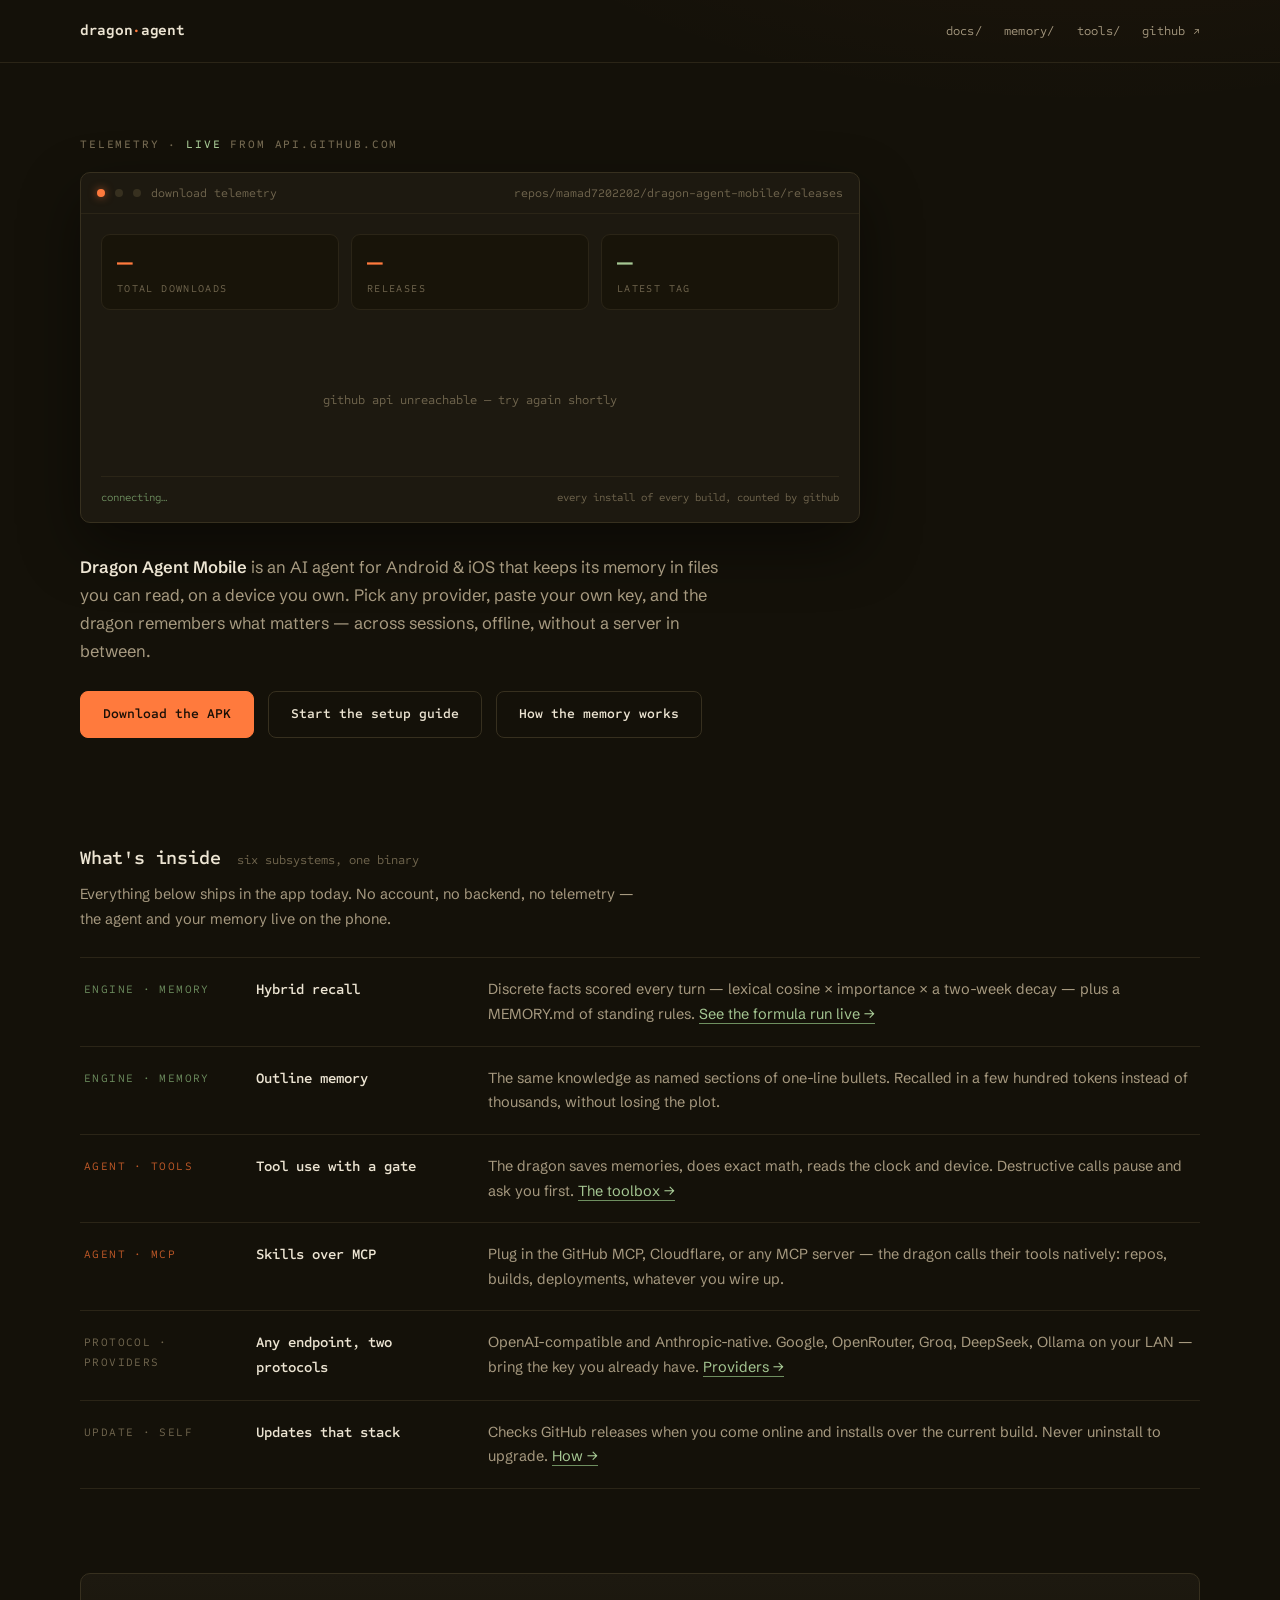
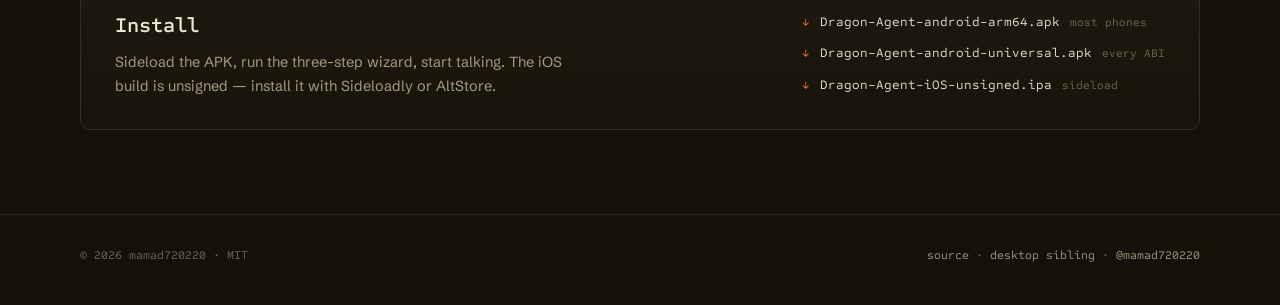
<file: docs/index.html>
<!DOCTYPE html>
<html lang="en">
<head>
<meta charset="UTF-8">
<meta name="viewport" content="width=device-width, initial-scale=1.0">
<title>Dragon Agent Mobile — an agent that keeps its memory in files you can read</title>
<meta name="description" content="AI agent for Android & iOS with hybrid and outline memory. Bring your own key. Everything stays on your device.">
<link rel="preconnect" href="https://fonts.googleapis.com">
<link rel="preconnect" href="https://fonts.gstatic.com" crossorigin>
<link href="https://fonts.googleapis.com/css2?family=Sometype+Mono:ital,wght@0,400..700;1,400..700&family=Schibsted+Grotesk:wght@400;500;600;700&display=swap" rel="stylesheet">
<link rel="stylesheet" href="style.css">
</head>
<body>

<nav class="topbar">
  <div class="wrap topbar-inner">
    <a class="wordmark" href="index.html">dragon<em>·</em>agent</a>
    <div class="topbar-links">
      <a href="getting-started.html">docs/</a>
      <a href="memory.html">memory/</a>
      <a href="tools.html">tools/</a>
      <a href="https://github.com/mamad7202202/dragon-agent-mobile">github ↗</a>
    </div>
  </div>
</nav>

<header class="hero wrap">
  <p class="hero-kicker">telemetry · <b>live</b> from api.github.com</p>

  <div class="term">
    <div class="term-bar">
      <span class="dot live"></span><span class="dot"></span><span class="dot"></span>
      download telemetry
      <span class="path">repos/mamad7202202/dragon-agent-mobile/releases</span>
    </div>
    <div class="tel-body">
      <div class="tel-stats">
        <div class="stat">
          <span class="stat-n" id="t-total">—</span>
          <span class="stat-l">total downloads</span>
        </div>
        <div class="stat">
          <span class="stat-n" id="t-releases">—</span>
          <span class="stat-l">releases</span>
        </div>
        <div class="stat">
          <span class="stat-n" id="t-latest">—</span>
          <span class="stat-l">latest tag</span>
        </div>
      </div>
      <div class="tel-chart" id="t-chart">
        <div class="tel-empty">fetching api.github.com …</div>
      </div>
      <div class="tel-foot">
        <span id="t-stamp">connecting…</span>
        <span>every install of every build, counted by github</span>
      </div>
    </div>
  </div>

  <p class="hero-sub"><strong>Dragon Agent Mobile</strong> is an AI agent for
  Android &amp; iOS that keeps its memory in files you can read, on a device
  you own. Pick any provider, paste your own key, and the dragon remembers
  what matters — across sessions, offline, without a server in between.</p>

  <div class="hero-actions">
    <a class="btn primary" href="https://github.com/mamad7202202/dragon-agent-mobile/releases/latest">Download the APK</a>
    <a class="btn" href="getting-started.html">Start the setup guide</a>
    <a class="btn" href="memory.html">How the memory works</a>
  </div>
</header>

<section class="ledger wrap">
  <div class="ledger-head">
    <h2>What's inside</h2>
    <span class="n">six subsystems, one binary</span>
  </div>
  <p class="ledger-intro">Everything below ships in the app today. No account,
  no backend, no telemetry — the agent and your memory live on the phone.</p>

  <div class="row">
    <span class="sys sage">engine · memory</span>
    <h3>Hybrid recall</h3>
    <p>Discrete facts scored every turn — lexical cosine × importance × a
    two-week decay — plus a MEMORY.md of standing rules. <a href="memory.html">See the formula run live →</a></p>
  </div>
  <div class="row">
    <span class="sys sage">engine · memory</span>
    <h3>Outline memory</h3>
    <p>The same knowledge as named sections of one-line bullets. Recalled in a
    few hundred tokens instead of thousands, without losing the plot.</p>
  </div>
  <div class="row">
    <span class="sys ember">agent · tools</span>
    <h3>Tool use with a gate</h3>
    <p>The dragon saves memories, does exact math, reads the clock and device.
    Destructive calls pause and ask you first. <a href="tools.html">The toolbox →</a></p>
  </div>
  <div class="row">
    <span class="sys ember">agent · mcp</span>
    <h3>Skills over MCP</h3>
    <p>Plug in the GitHub MCP, Cloudflare, or any MCP server — the dragon
    calls their tools natively: repos, builds, deployments, whatever you wire
    up.</p>
  </div>
  <div class="row">
    <span class="sys">protocol · providers</span>
    <h3>Any endpoint, two protocols</h3>
    <p>OpenAI-compatible and Anthropic-native. Google, OpenRouter, Groq,
    DeepSeek, Ollama on your LAN — bring the key you already have. <a href="providers.html">Providers →</a></p>
  </div>
  <div class="row">
    <span class="sys">update · self</span>
    <h3>Updates that stack</h3>
    <p>Checks GitHub releases when you come online and installs over the
    current build. Never uninstall to upgrade. <a href="updates.html">How →</a></p>
  </div>
</section>

<section class="band wrap">
  <div class="band-inner">
    <div>
      <h2>Install</h2>
      <p>Sideload the APK, run the three-step wizard, start talking. The iOS
      build is unsigned — install it with Sideloadly or AltStore.</p>
    </div>
    <div class="files">
      <a href="https://github.com/mamad7202202/dragon-agent-mobile/releases/latest">Dragon-Agent-android-arm64.apk <span class="meta">most phones</span></a>
      <a href="https://github.com/mamad7202202/dragon-agent-mobile/releases/latest">Dragon-Agent-android-universal.apk <span class="meta">every ABI</span></a>
      <a href="https://github.com/mamad7202202/dragon-agent-mobile/releases/latest">Dragon-Agent-iOS-unsigned.ipa <span class="meta">sideload</span></a>
    </div>
  </div>
</section>

<footer>
  <div class="wrap footer-inner">
    <span>© 2026 mamad720220 · MIT</span>
    <span><a href="https://github.com/mamad7202202/dragon-agent-mobile">source</a> · <a href="https://github.com/mamad7202202/dragon-agent">desktop sibling</a> · <a href="https://t.me/mamad720220">@mamad720220</a></span>
  </div>
</footer>

<script src="telemetry.js"></script>
</body>
</html>
</file>
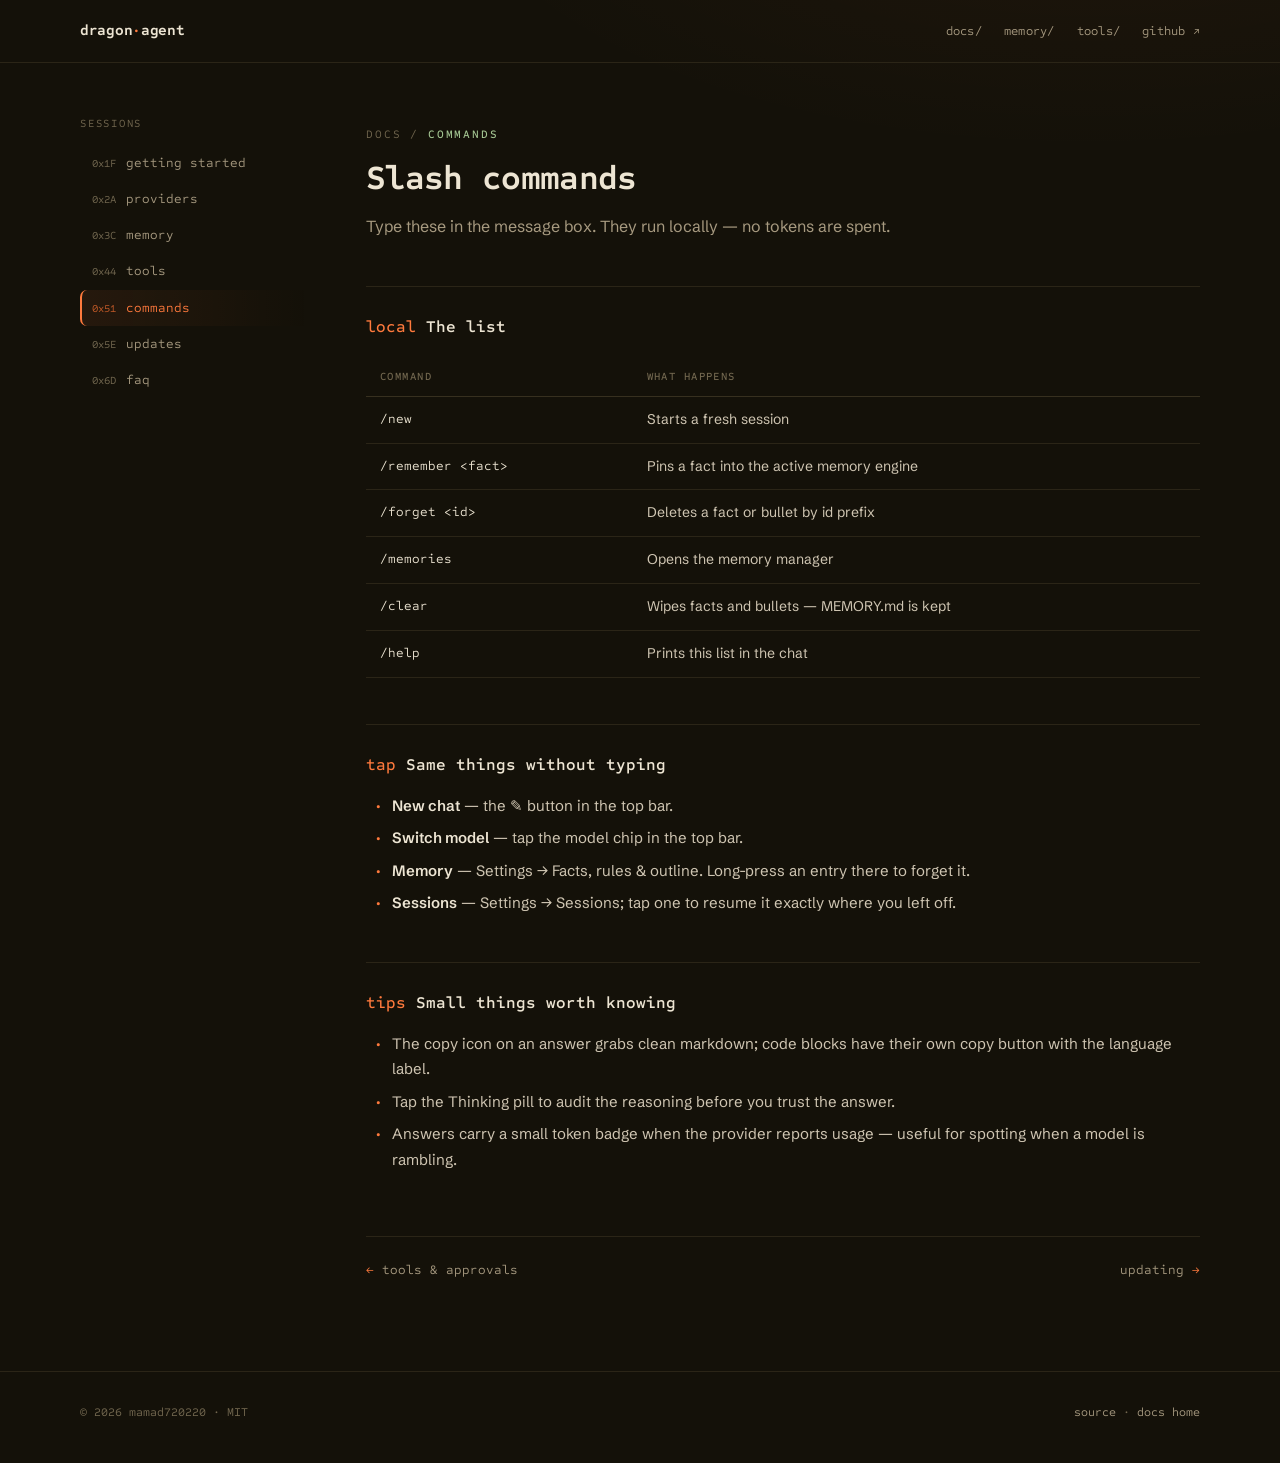
<file: docs/commands.html>
<!DOCTYPE html>
<html lang="en">
<head>
<meta charset="UTF-8">
<meta name="viewport" content="width=device-width, initial-scale=1.0">
<title>Chat commands — Dragon Agent Mobile</title>
<link rel="preconnect" href="https://fonts.googleapis.com">
<link rel="preconnect" href="https://fonts.gstatic.com" crossorigin>
<link href="https://fonts.googleapis.com/css2?family=Sometype+Mono:ital,wght@0,400..700;1,400..700&family=Schibsted+Grotesk:wght@400;500;600;700&display=swap" rel="stylesheet">
<link rel="stylesheet" href="style.css">
</head>
<body>

<nav class="topbar">
  <div class="wrap topbar-inner">
    <a class="wordmark" href="index.html">dragon<em>·</em>agent</a>
    <div class="topbar-links">
      <a href="getting-started.html">docs/</a>
      <a href="memory.html">memory/</a>
      <a href="tools.html">tools/</a>
      <a href="https://github.com/mamad7202202/dragon-agent-mobile">github ↗</a>
    </div>
  </div>
</nav>

<div class="wrap docs">
  <aside class="rail">
    <p class="rail-label">sessions</p>
    <a href="getting-started.html"><span class="sid">0x1F</span> getting started</a>
    <a href="providers.html"><span class="sid">0x2A</span> providers</a>
    <a href="memory.html"><span class="sid">0x3C</span> memory</a>
    <a href="tools.html"><span class="sid">0x44</span> tools</a>
    <a class="active" href="commands.html"><span class="sid">0x51</span> commands</a>
    <a href="updates.html"><span class="sid">0x5E</span> updates</a>
    <a href="faq.html"><span class="sid">0x6D</span> faq</a>
  </aside>

  <article>
    <p class="crumb">docs / <b>commands</b></p>
    <h1>Slash commands</h1>
    <p class="standfirst">Type these in the message box. They run locally —
    no tokens are spent.</p>

    <h2><span class="mark">local</span>The list</h2>
    <table>
      <tr><th>command</th><th>what happens</th></tr>
      <tr><td>/new</td><td>Starts a fresh session</td></tr>
      <tr><td>/remember &lt;fact&gt;</td><td>Pins a fact into the active memory engine</td></tr>
      <tr><td>/forget &lt;id&gt;</td><td>Deletes a fact or bullet by id prefix</td></tr>
      <tr><td>/memories</td><td>Opens the memory manager</td></tr>
      <tr><td>/clear</td><td>Wipes facts and bullets — MEMORY.md is kept</td></tr>
      <tr><td>/help</td><td>Prints this list in the chat</td></tr>
    </table>

    <h2><span class="mark">tap</span>Same things without typing</h2>
    <ul>
      <li><strong>New chat</strong> — the ✎ button in the top bar.</li>
      <li><strong>Switch model</strong> — tap the model chip in the top bar.</li>
      <li><strong>Memory</strong> — Settings → Facts, rules &amp; outline. Long-press
      an entry there to forget it.</li>
      <li><strong>Sessions</strong> — Settings → Sessions; tap one to resume it
      exactly where you left off.</li>
    </ul>

    <h2><span class="mark">tips</span>Small things worth knowing</h2>
    <ul>
      <li>The copy icon on an answer grabs clean markdown; code blocks have
      their own copy button with the language label.</li>
      <li>Tap the Thinking pill to audit the reasoning before you trust the
      answer.</li>
      <li>Answers carry a small token badge when the provider reports usage —
      useful for spotting when a model is rambling.</li>
    </ul>

    <div class="pager">
      <a class="prev" href="tools.html">tools &amp; approvals</a>
      <a class="next" href="updates.html">updating</a>
    </div>
  </article>
</div>

<footer>
  <div class="wrap footer-inner">
    <span>© 2026 mamad720220 · MIT</span>
    <span><a href="https://github.com/mamad7202202/dragon-agent-mobile">source</a> · <a href="https://mamad7202202.github.io/dragon-agent-mobile/">docs home</a></span>
  </div>
</footer>
</body>
</html>
</file>
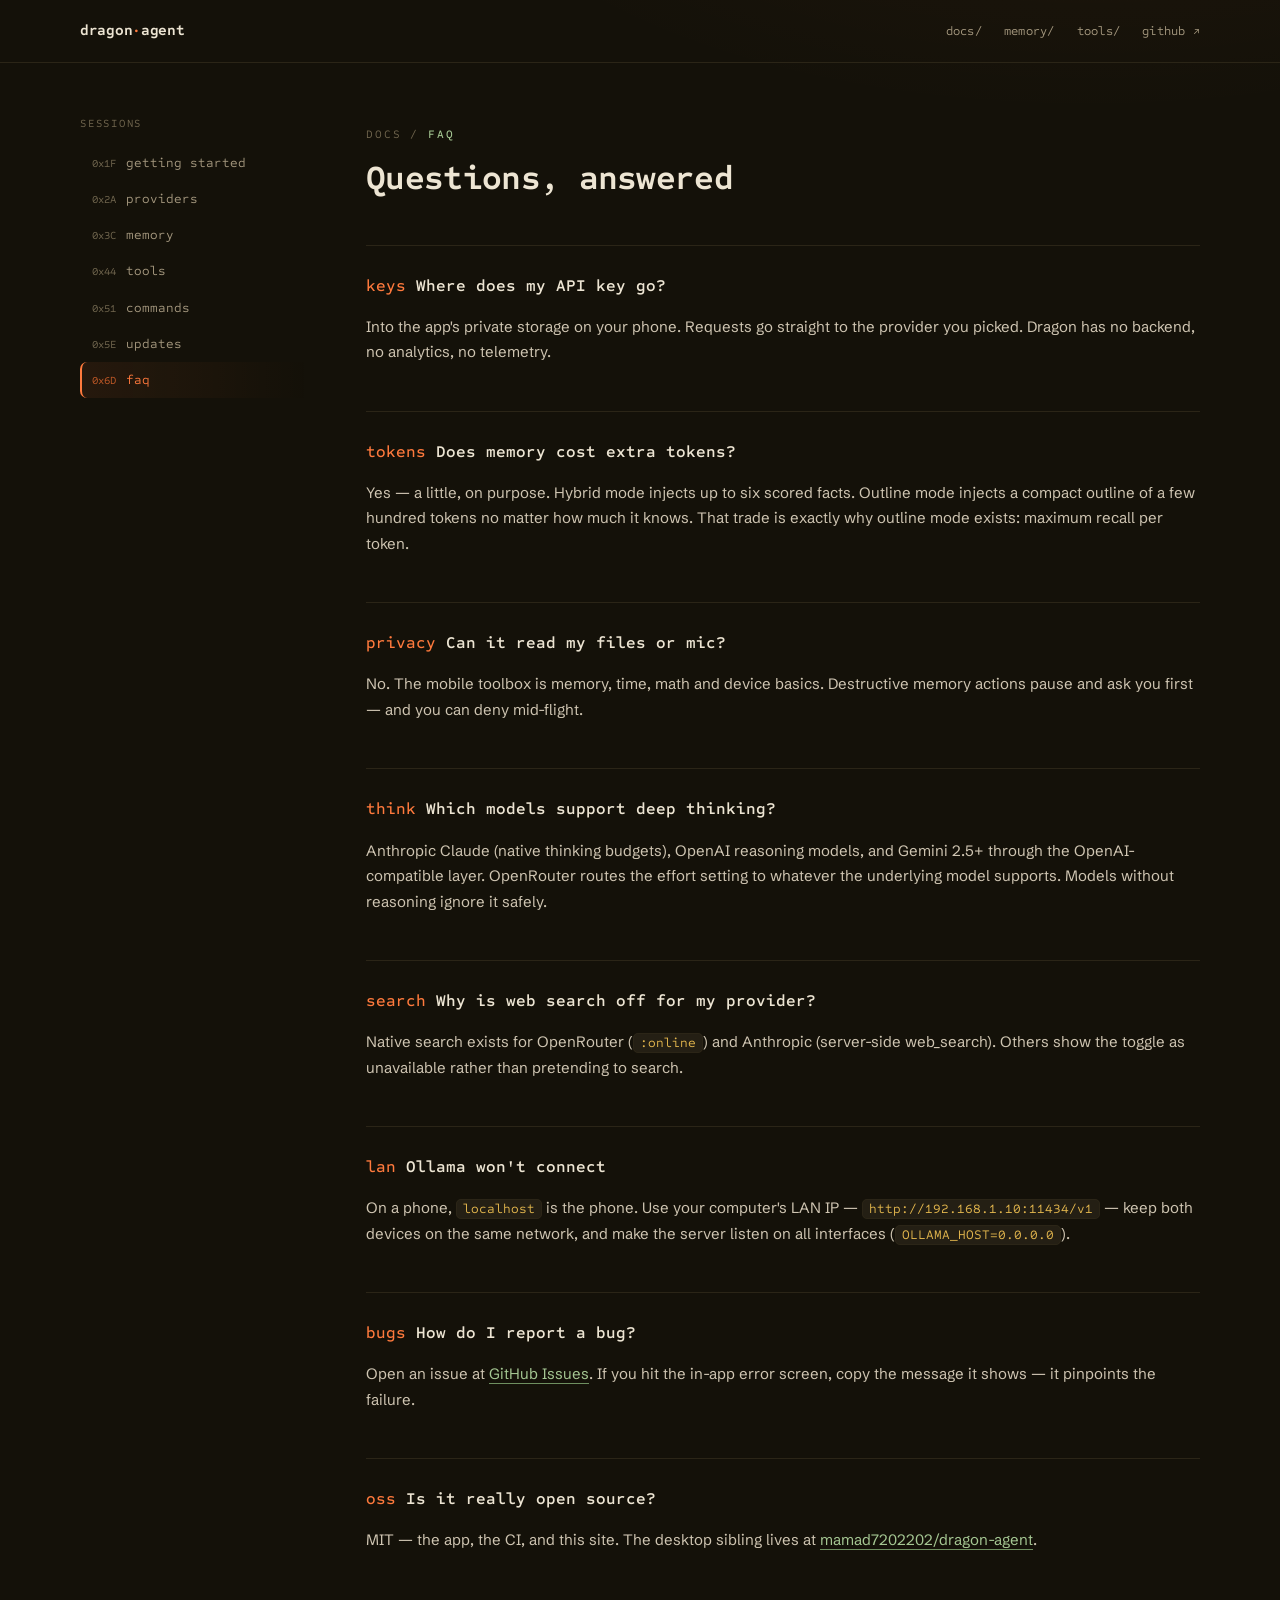
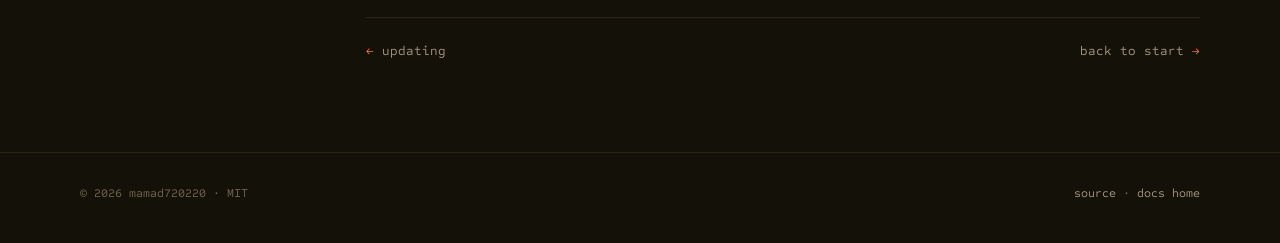
<file: docs/faq.html>
<!DOCTYPE html>
<html lang="en">
<head>
<meta charset="UTF-8">
<meta name="viewport" content="width=device-width, initial-scale=1.0">
<title>FAQ — Dragon Agent Mobile</title>
<link rel="preconnect" href="https://fonts.googleapis.com">
<link rel="preconnect" href="https://fonts.gstatic.com" crossorigin>
<link href="https://fonts.googleapis.com/css2?family=Sometype+Mono:ital,wght@0,400..700;1,400..700&family=Schibsted+Grotesk:wght@400;500;600;700&display=swap" rel="stylesheet">
<link rel="stylesheet" href="style.css">
</head>
<body>

<nav class="topbar">
  <div class="wrap topbar-inner">
    <a class="wordmark" href="index.html">dragon<em>·</em>agent</a>
    <div class="topbar-links">
      <a href="getting-started.html">docs/</a>
      <a href="memory.html">memory/</a>
      <a href="tools.html">tools/</a>
      <a href="https://github.com/mamad7202202/dragon-agent-mobile">github ↗</a>
    </div>
  </div>
</nav>

<div class="wrap docs">
  <aside class="rail">
    <p class="rail-label">sessions</p>
    <a href="getting-started.html"><span class="sid">0x1F</span> getting started</a>
    <a href="providers.html"><span class="sid">0x2A</span> providers</a>
    <a href="memory.html"><span class="sid">0x3C</span> memory</a>
    <a href="tools.html"><span class="sid">0x44</span> tools</a>
    <a href="commands.html"><span class="sid">0x51</span> commands</a>
    <a href="updates.html"><span class="sid">0x5E</span> updates</a>
    <a class="active" href="faq.html"><span class="sid">0x6D</span> faq</a>
  </aside>

  <article>
    <p class="crumb">docs / <b>faq</b></p>
    <h1>Questions, answered</h1>

    <h2><span class="mark">keys</span>Where does my API key go?</h2>
    <p>Into the app's private storage on your phone. Requests go straight to
    the provider you picked. Dragon has no backend, no analytics, no
    telemetry.</p>

    <h2><span class="mark">tokens</span>Does memory cost extra tokens?</h2>
    <p>Yes — a little, on purpose. Hybrid mode injects up to six scored facts.
    Outline mode injects a compact outline of a few hundred tokens no matter
    how much it knows. That trade is exactly why outline mode exists: maximum
    recall per token.</p>

    <h2><span class="mark">privacy</span>Can it read my files or mic?</h2>
    <p>No. The mobile toolbox is memory, time, math and device basics.
    Destructive memory actions pause and ask you first — and you can deny
    mid-flight.</p>

    <h2><span class="mark">think</span>Which models support deep thinking?</h2>
    <p>Anthropic Claude (native thinking budgets), OpenAI reasoning models, and
    Gemini 2.5+ through the OpenAI-compatible layer. OpenRouter routes the
    effort setting to whatever the underlying model supports. Models without
    reasoning ignore it safely.</p>

    <h2><span class="mark">search</span>Why is web search off for my provider?</h2>
    <p>Native search exists for OpenRouter (<code>:online</code>) and Anthropic
    (server-side web_search). Others show the toggle as unavailable rather than
    pretending to search.</p>

    <h2><span class="mark">lan</span>Ollama won't connect</h2>
    <p>On a phone, <code>localhost</code> is the phone. Use your computer's LAN
    IP — <code>http://192.168.1.10:11434/v1</code> — keep both devices on the
    same network, and make the server listen on all interfaces
    (<code>OLLAMA_HOST=0.0.0.0</code>).</p>

    <h2><span class="mark">bugs</span>How do I report a bug?</h2>
    <p>Open an issue at
    <a href="https://github.com/mamad7202202/dragon-agent-mobile/issues">GitHub
    Issues</a>. If you hit the in-app error screen, copy the message it shows —
    it pinpoints the failure.</p>

    <h2><span class="mark">oss</span>Is it really open source?</h2>
    <p>MIT — the app, the CI, and this site. The desktop sibling lives at
    <a href="https://github.com/mamad7202202/dragon-agent">mamad7202202/dragon-agent</a>.</p>

    <div class="pager">
      <a class="prev" href="updates.html">updating</a>
      <a class="next" href="getting-started.html">back to start</a>
    </div>
  </article>
</div>

<footer>
  <div class="wrap footer-inner">
    <span>© 2026 mamad720220 · MIT</span>
    <span><a href="https://github.com/mamad7202202/dragon-agent-mobile">source</a> · <a href="https://mamad7202202.github.io/dragon-agent-mobile/">docs home</a></span>
  </div>
</footer>
</body>
</html>
</file>
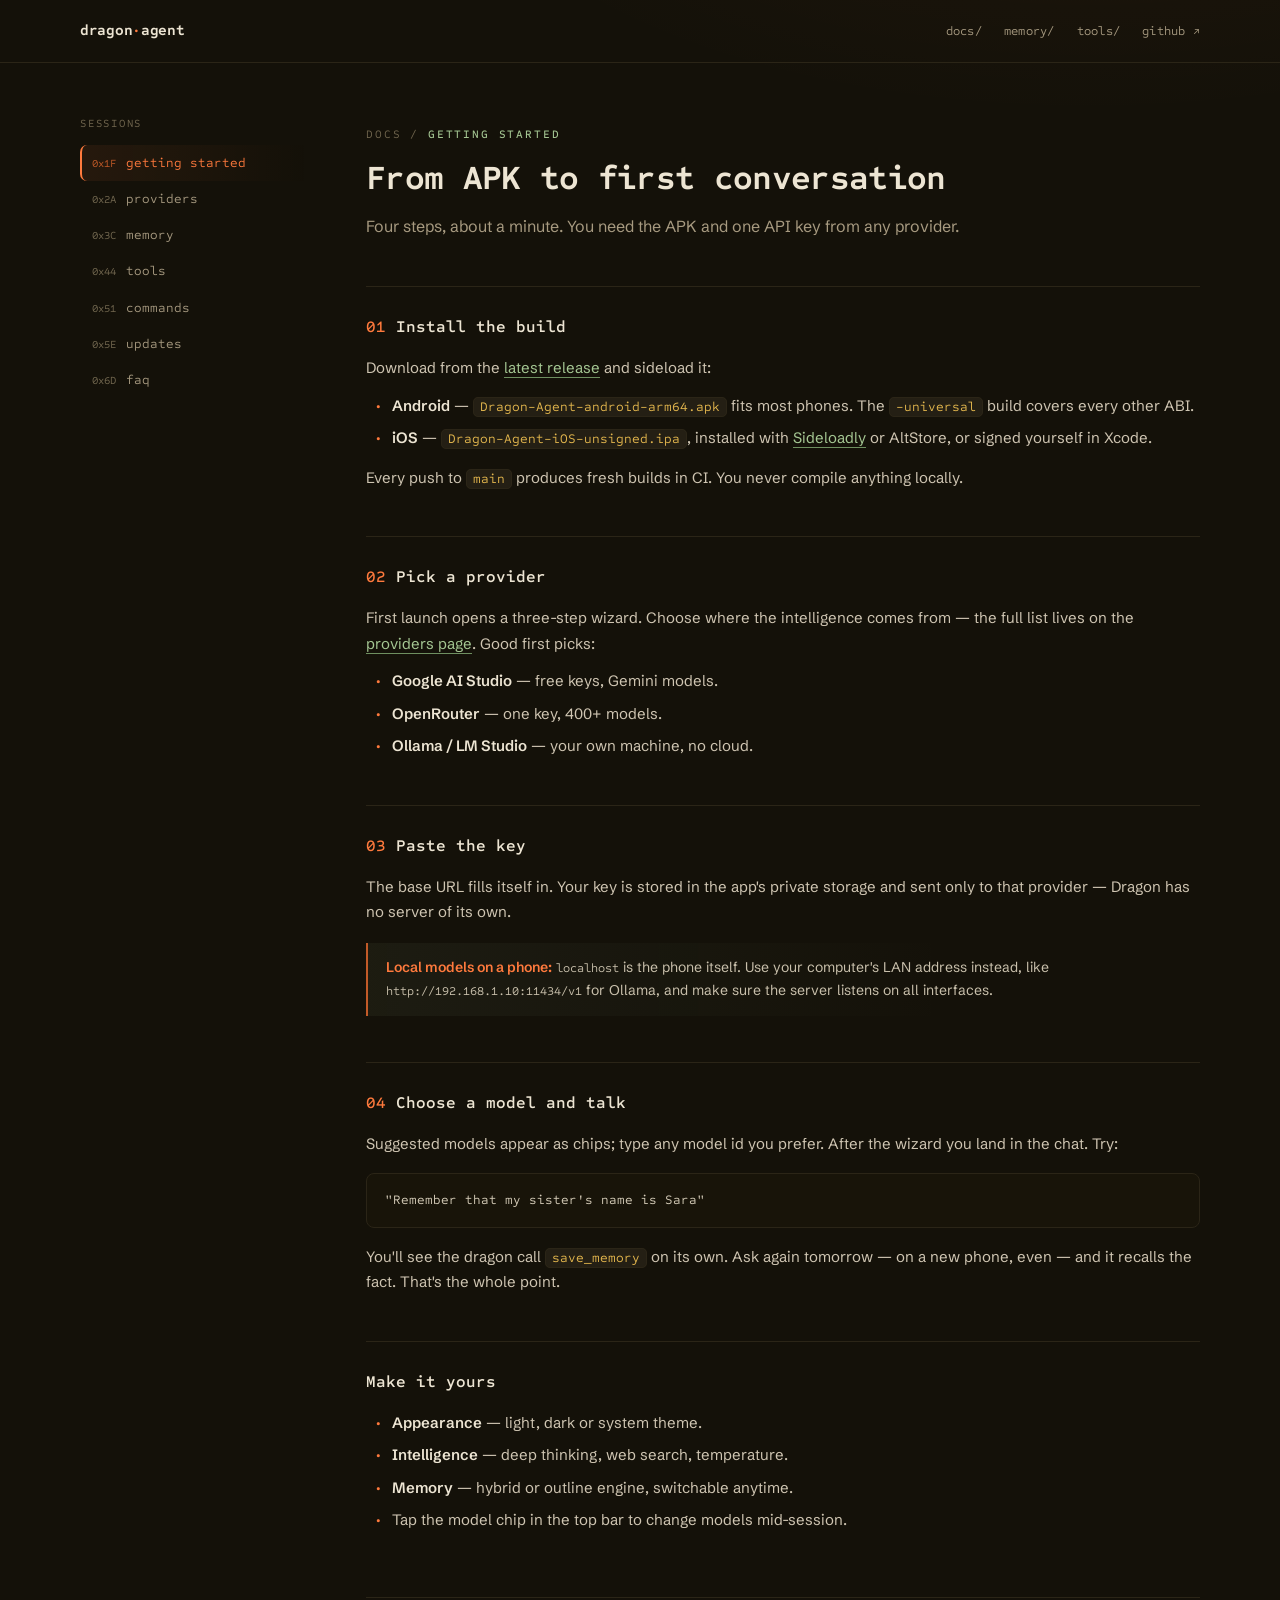
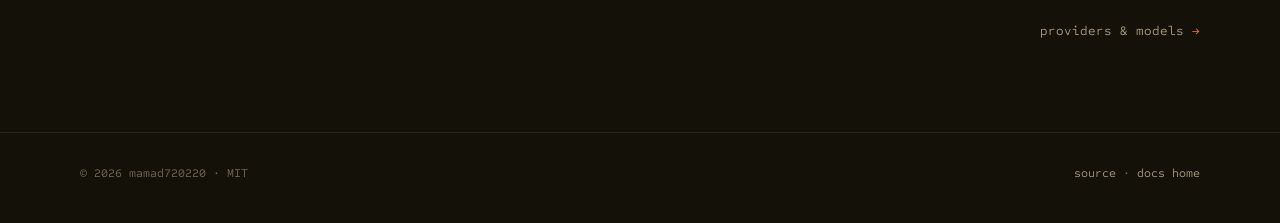
<file: docs/getting-started.html>
<!DOCTYPE html>
<html lang="en">
<head>
<meta charset="UTF-8">
<meta name="viewport" content="width=device-width, initial-scale=1.0">
<title>Getting started — Dragon Agent Mobile</title>
<link rel="preconnect" href="https://fonts.googleapis.com">
<link rel="preconnect" href="https://fonts.gstatic.com" crossorigin>
<link href="https://fonts.googleapis.com/css2?family=Sometype+Mono:ital,wght@0,400..700;1,400..700&family=Schibsted+Grotesk:wght@400;500;600;700&display=swap" rel="stylesheet">
<link rel="stylesheet" href="style.css">
</head>
<body>

<nav class="topbar">
  <div class="wrap topbar-inner">
    <a class="wordmark" href="index.html">dragon<em>·</em>agent</a>
    <div class="topbar-links">
      <a href="getting-started.html">docs/</a>
      <a href="memory.html">memory/</a>
      <a href="tools.html">tools/</a>
      <a href="https://github.com/mamad7202202/dragon-agent-mobile">github ↗</a>
    </div>
  </div>
</nav>

<div class="wrap docs">
  <aside class="rail">
    <p class="rail-label">sessions</p>
    <a class="active" href="getting-started.html"><span class="sid">0x1F</span> getting started</a>
    <a href="providers.html"><span class="sid">0x2A</span> providers</a>
    <a href="memory.html"><span class="sid">0x3C</span> memory</a>
    <a href="tools.html"><span class="sid">0x44</span> tools</a>
    <a href="commands.html"><span class="sid">0x51</span> commands</a>
    <a href="updates.html"><span class="sid">0x5E</span> updates</a>
    <a href="faq.html"><span class="sid">0x6D</span> faq</a>
  </aside>

  <article>
    <p class="crumb">docs / <b>getting started</b></p>
    <h1>From APK to first conversation</h1>
    <p class="standfirst">Four steps, about a minute. You need the APK and one
    API key from any provider.</p>

    <h2><span class="mark">01</span>Install the build</h2>
    <p>Download from the <a href="https://github.com/mamad7202202/dragon-agent-mobile/releases/latest">latest
    release</a> and sideload it:</p>
    <ul>
      <li><strong>Android</strong> — <code>Dragon-Agent-android-arm64.apk</code> fits
      most phones. The <code>-universal</code> build covers every other ABI.</li>
      <li><strong>iOS</strong> — <code>Dragon-Agent-iOS-unsigned.ipa</code>, installed
      with <a href="https://sideloadly.io">Sideloadly</a> or AltStore, or signed
      yourself in Xcode.</li>
    </ul>
    <p>Every push to <code>main</code> produces fresh builds in CI. You never
    compile anything locally.</p>

    <h2><span class="mark">02</span>Pick a provider</h2>
    <p>First launch opens a three-step wizard. Choose where the intelligence
    comes from — the full list lives on the <a href="providers.html">providers
    page</a>. Good first picks:</p>
    <ul>
      <li><strong>Google AI Studio</strong> — free keys, Gemini models.</li>
      <li><strong>OpenRouter</strong> — one key, 400+ models.</li>
      <li><strong>Ollama / LM Studio</strong> — your own machine, no cloud.</li>
    </ul>

    <h2><span class="mark">03</span>Paste the key</h2>
    <p>The base URL fills itself in. Your key is stored in the app's private
    storage and sent only to that provider — Dragon has no server of its own.</p>
    <div class="note warn"><b>Local models on a phone:</b> <code>localhost</code>
    is the phone itself. Use your computer's LAN address instead, like
    <code>http://192.168.1.10:11434/v1</code> for Ollama, and make sure the
    server listens on all interfaces.</div>

    <h2><span class="mark">04</span>Choose a model and talk</h2>
    <p>Suggested models appear as chips; type any model id you prefer. After
    the wizard you land in the chat. Try:</p>
    <pre>"Remember that my sister's name is Sara"</pre>
    <p>You'll see the dragon call <code>save_memory</code> on its own. Ask
    again tomorrow — on a new phone, even — and it recalls the fact. That's the
    whole point.</p>

    <h2>Make it yours</h2>
    <ul>
      <li><strong>Appearance</strong> — light, dark or system theme.</li>
      <li><strong>Intelligence</strong> — deep thinking, web search, temperature.</li>
      <li><strong>Memory</strong> — hybrid or outline engine, switchable anytime.</li>
      <li>Tap the model chip in the top bar to change models mid-session.</li>
    </ul>

    <div class="pager">
      <a class="next" href="providers.html">providers &amp; models</a>
    </div>
  </article>
</div>

<footer>
  <div class="wrap footer-inner">
    <span>© 2026 mamad720220 · MIT</span>
    <span><a href="https://github.com/mamad7202202/dragon-agent-mobile">source</a> · <a href="https://mamad7202202.github.io/dragon-agent-mobile/">docs home</a></span>
  </div>
</footer>
</body>
</html>
</file>
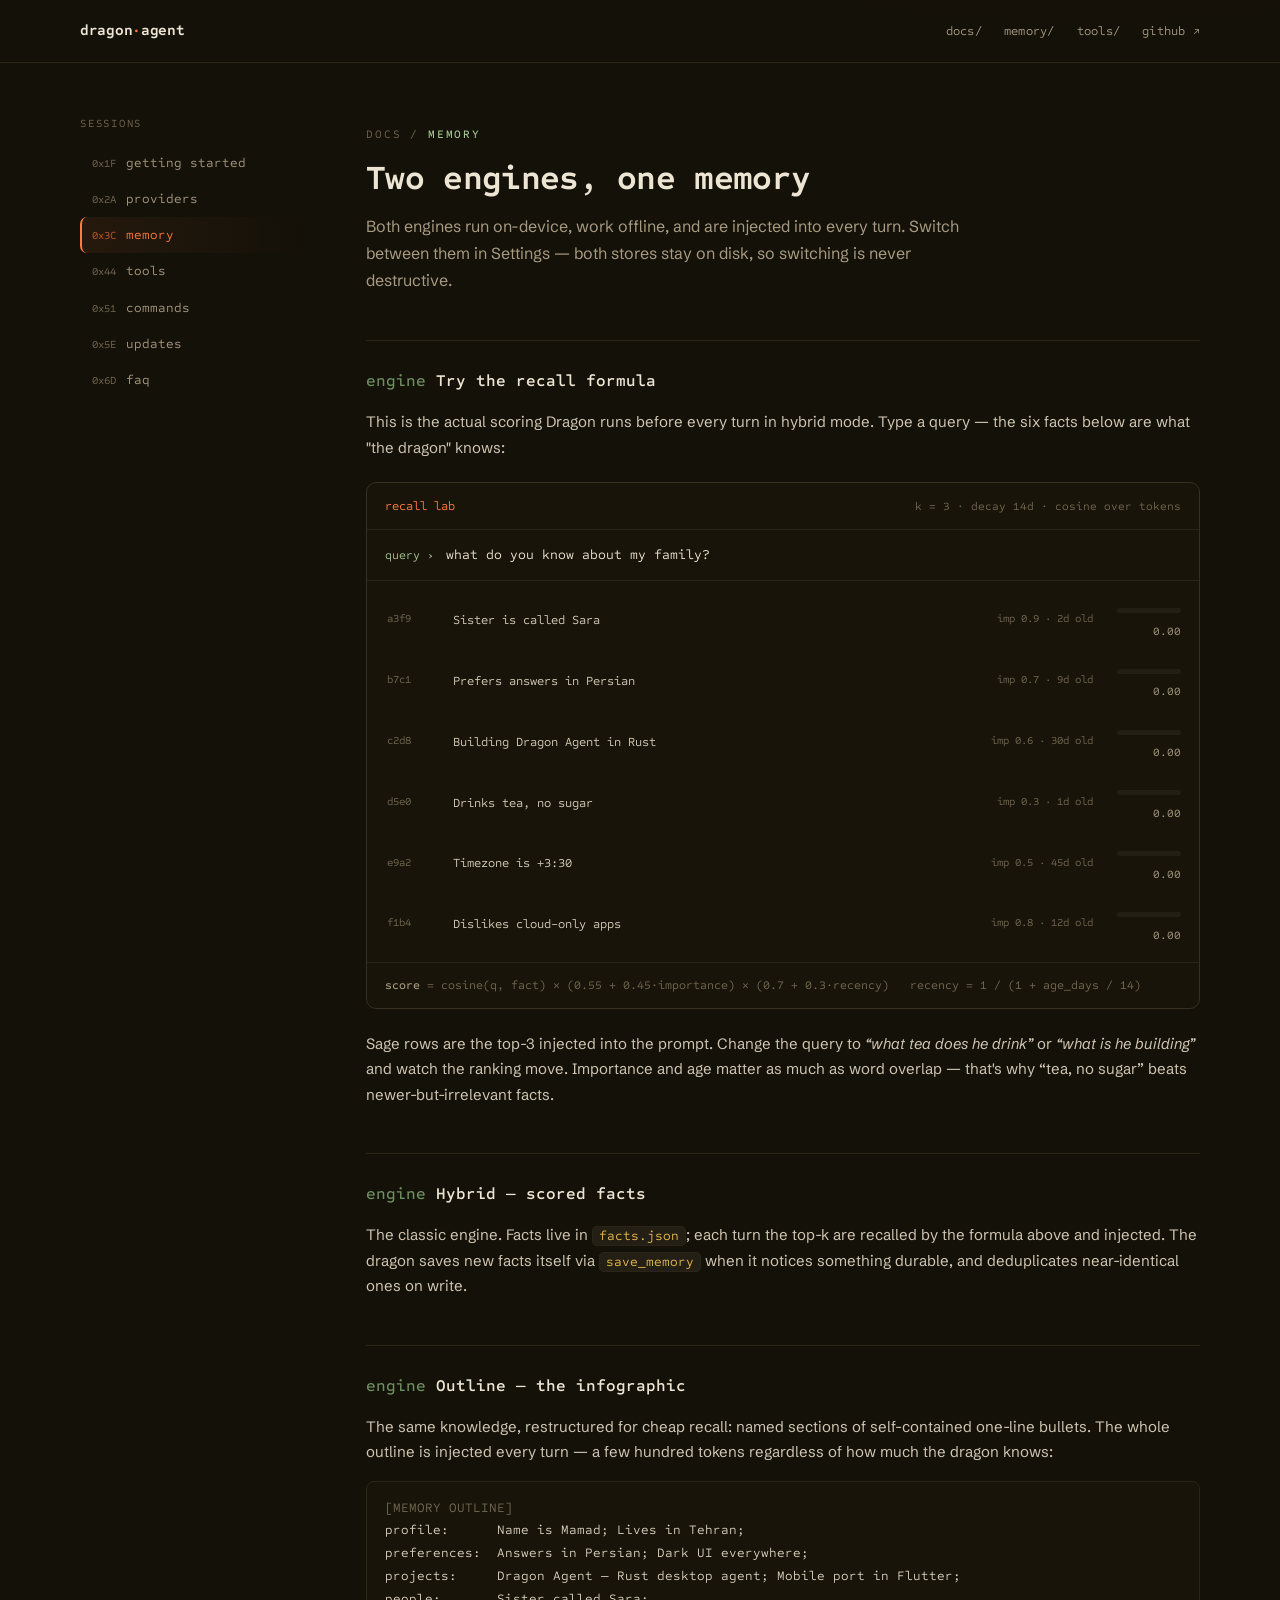
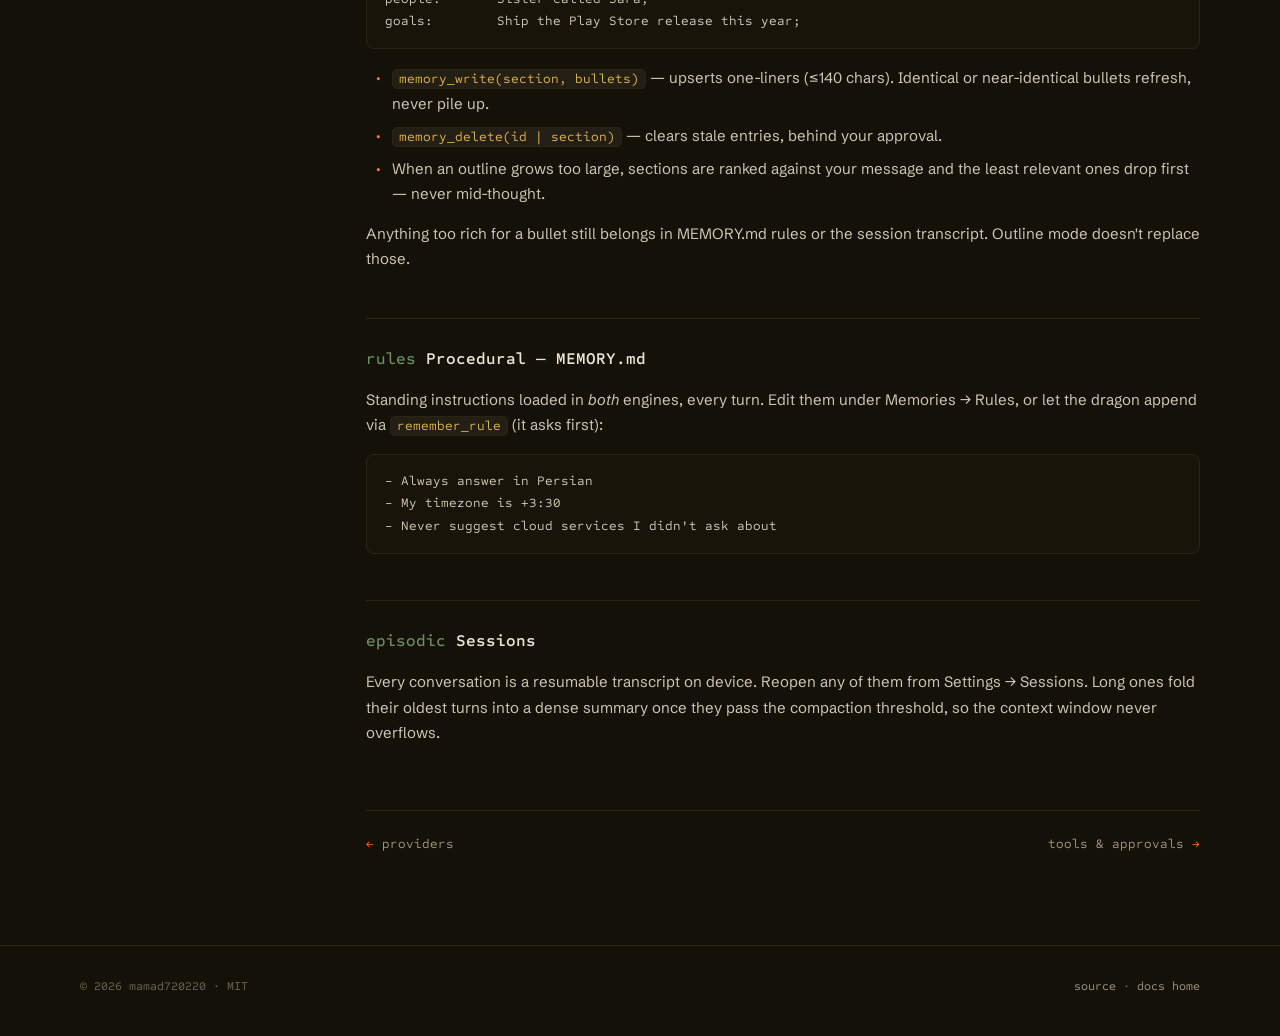
<file: docs/memory.html>
<!DOCTYPE html>
<html lang="en">
<head>
<meta charset="UTF-8">
<meta name="viewport" content="width=device-width, initial-scale=1.0">
<title>Memory system — Dragon Agent Mobile</title>
<link rel="preconnect" href="https://fonts.googleapis.com">
<link rel="preconnect" href="https://fonts.gstatic.com" crossorigin>
<link href="https://fonts.googleapis.com/css2?family=Sometype+Mono:ital,wght@0,400..700;1,400..700&family=Schibsted+Grotesk:wght@400;500;600;700&display=swap" rel="stylesheet">
<link rel="stylesheet" href="style.css">
</head>
<body>

<nav class="topbar">
  <div class="wrap topbar-inner">
    <a class="wordmark" href="index.html">dragon<em>·</em>agent</a>
    <div class="topbar-links">
      <a href="getting-started.html">docs/</a>
      <a href="memory.html">memory/</a>
      <a href="tools.html">tools/</a>
      <a href="https://github.com/mamad7202202/dragon-agent-mobile">github ↗</a>
    </div>
  </div>
</nav>

<div class="wrap docs">
  <aside class="rail">
    <p class="rail-label">sessions</p>
    <a href="getting-started.html"><span class="sid">0x1F</span> getting started</a>
    <a href="providers.html"><span class="sid">0x2A</span> providers</a>
    <a class="active" href="memory.html"><span class="sid">0x3C</span> memory</a>
    <a href="tools.html"><span class="sid">0x44</span> tools</a>
    <a href="commands.html"><span class="sid">0x51</span> commands</a>
    <a href="updates.html"><span class="sid">0x5E</span> updates</a>
    <a href="faq.html"><span class="sid">0x6D</span> faq</a>
  </aside>

  <article>
    <p class="crumb">docs / <b>memory</b></p>
    <h1>Two engines, one memory</h1>
    <p class="standfirst">Both engines run on-device, work offline, and are
    injected into every turn. Switch between them in Settings — both stores
    stay on disk, so switching is never destructive.</p>

    <h2><span class="mark sage">engine</span>Try the recall formula</h2>
    <p>This is the actual scoring Dragon runs before every turn in hybrid
    mode. Type a query — the six facts below are what "the dragon" knows:</p>

    <div class="lab" id="lab">
      <div class="lab-head">recall lab <span>k = 3 · decay 14d · cosine over tokens</span></div>
      <div class="lab-input">
        <label>query ›</label>
        <input value="what do you know about my family?" spellcheck="false" aria-label="Recall query">
      </div>
      <div class="lab-rows"></div>
      <div class="lab-formula"><b>score</b> = cosine(q, fact) × (0.55 + 0.45·importance) × (0.7 + 0.3·recency) &nbsp;&nbsp;recency = 1 / (1 + age_days / 14)</div>
    </div>

    <p>Sage rows are the top-3 injected into the prompt. Change the query to
    <em>“what tea does he drink”</em> or <em>“what is he building”</em> and
    watch the ranking move. Importance and age matter as much as word overlap —
    that's why “tea, no sugar” beats newer-but-irrelevant facts.</p>

    <h2><span class="mark sage">engine</span>Hybrid — scored facts</h2>
    <p>The classic engine. Facts live in <code>facts.json</code>; each turn the
    top-k are recalled by the formula above and injected. The dragon saves new
    facts itself via <code>save_memory</code> when it notices something
    durable, and deduplicates near-identical ones on write.</p>

    <h2><span class="mark sage">engine</span>Outline — the infographic</h2>
    <p>The same knowledge, restructured for cheap recall: named sections of
    self-contained one-line bullets. The whole outline is injected every turn —
    a few hundred tokens regardless of how much the dragon knows:</p>
    <pre><span class="c">[MEMORY OUTLINE]</span>
profile:      Name is Mamad; Lives in Tehran;
preferences:  Answers in Persian; Dark UI everywhere;
projects:     Dragon Agent — Rust desktop agent; Mobile port in Flutter;
people:       Sister called Sara;
goals:        Ship the Play Store release this year;</pre>
    <ul>
      <li><code>memory_write(section, bullets)</code> — upserts one-liners
      (≤140 chars). Identical or near-identical bullets refresh, never pile up.</li>
      <li><code>memory_delete(id | section)</code> — clears stale entries,
      behind your approval.</li>
      <li>When an outline grows too large, sections are ranked against your
      message and the least relevant ones drop first — never mid-thought.</li>
    </ul>
    <p>Anything too rich for a bullet still belongs in MEMORY.md rules or the
    session transcript. Outline mode doesn't replace those.</p>

    <h2><span class="mark sage">rules</span>Procedural — MEMORY.md</h2>
    <p>Standing instructions loaded in <em>both</em> engines, every turn. Edit
    them under Memories → Rules, or let the dragon append via
    <code>remember_rule</code> (it asks first):</p>
    <pre>- Always answer in Persian
- My timezone is +3:30
- Never suggest cloud services I didn't ask about</pre>

    <h2><span class="mark sage">episodic</span>Sessions</h2>
    <p>Every conversation is a resumable transcript on device. Reopen any of
    them from Settings → Sessions. Long ones fold their oldest turns into a
    dense summary once they pass the compaction threshold, so the context
    window never overflows.</p>

    <div class="pager">
      <a class="prev" href="providers.html">providers</a>
      <a class="next" href="tools.html">tools &amp; approvals</a>
    </div>
  </article>
</div>

<footer>
  <div class="wrap footer-inner">
    <span>© 2026 mamad720220 · MIT</span>
    <span><a href="https://github.com/mamad7202202/dragon-agent-mobile">source</a> · <a href="https://mamad7202202.github.io/dragon-agent-mobile/">docs home</a></span>
  </div>
</footer>

<script src="recall.js"></script>
</body>
</html>
</file>
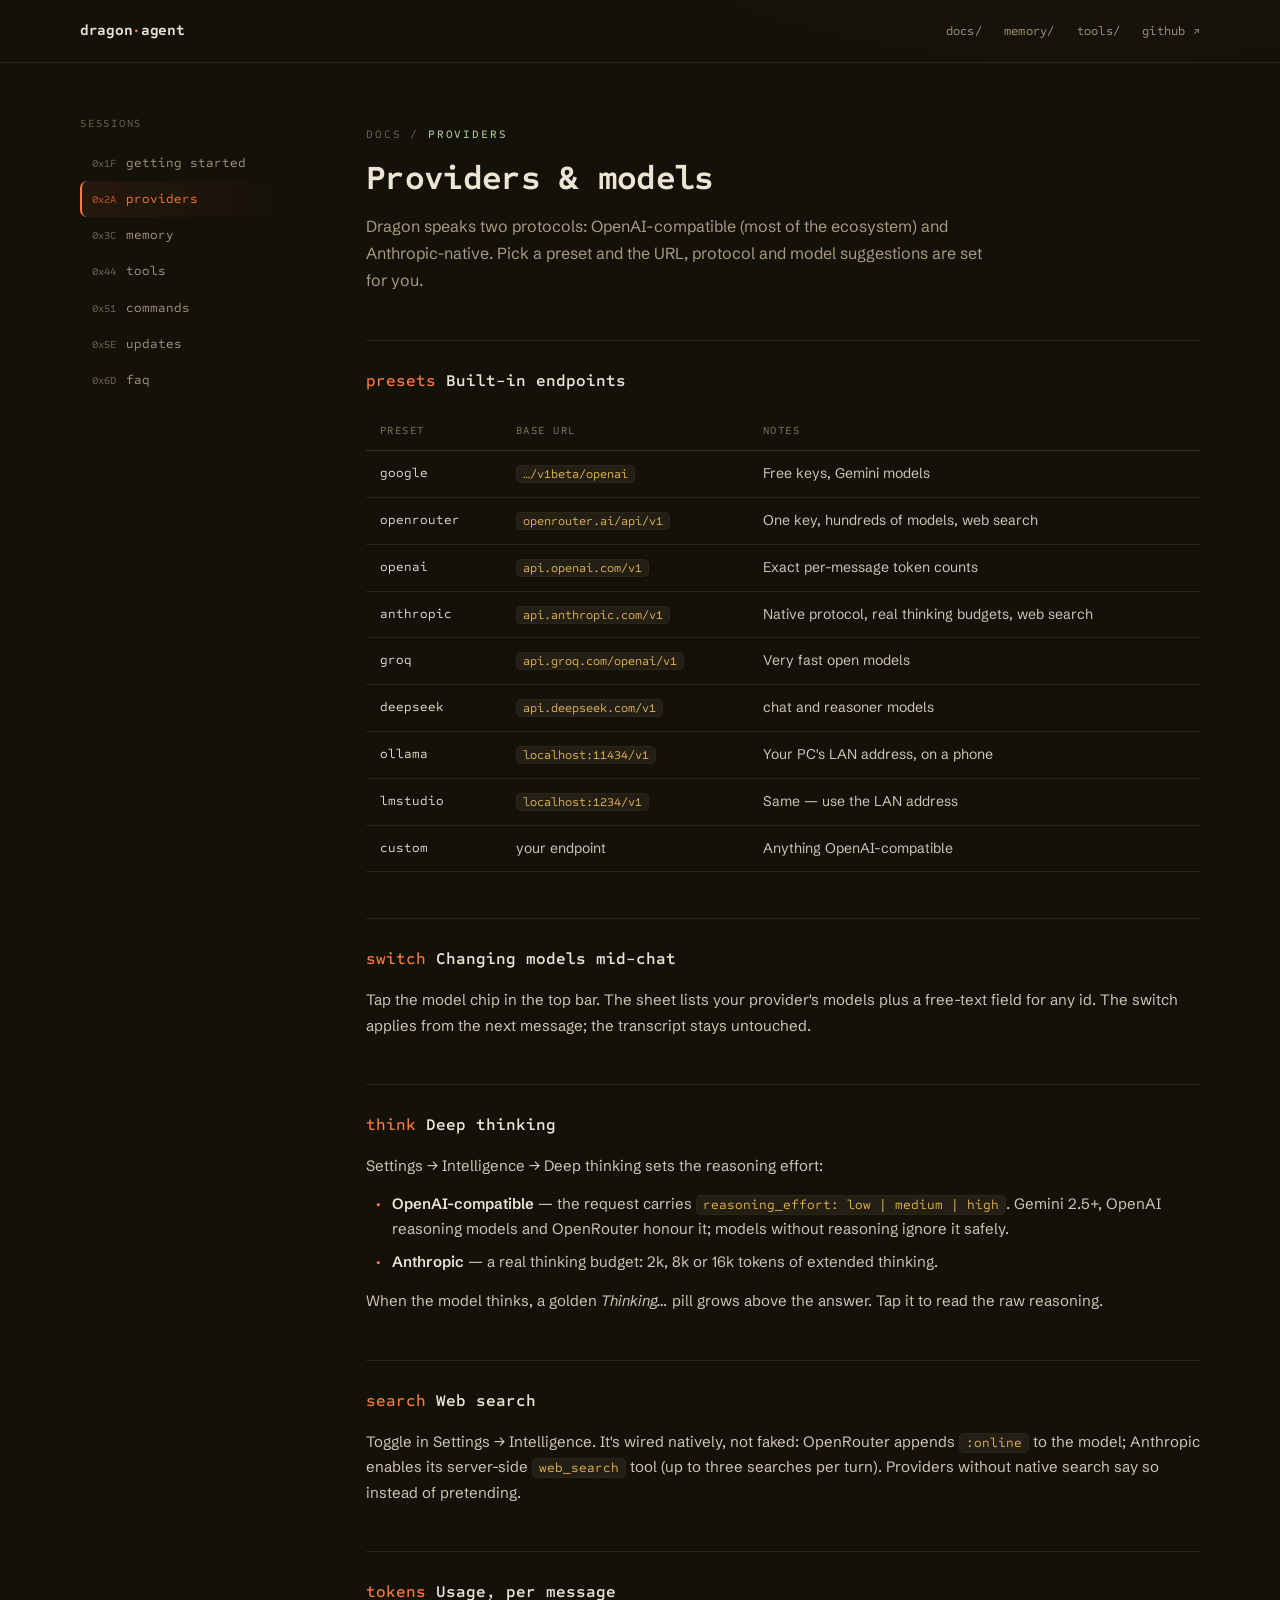
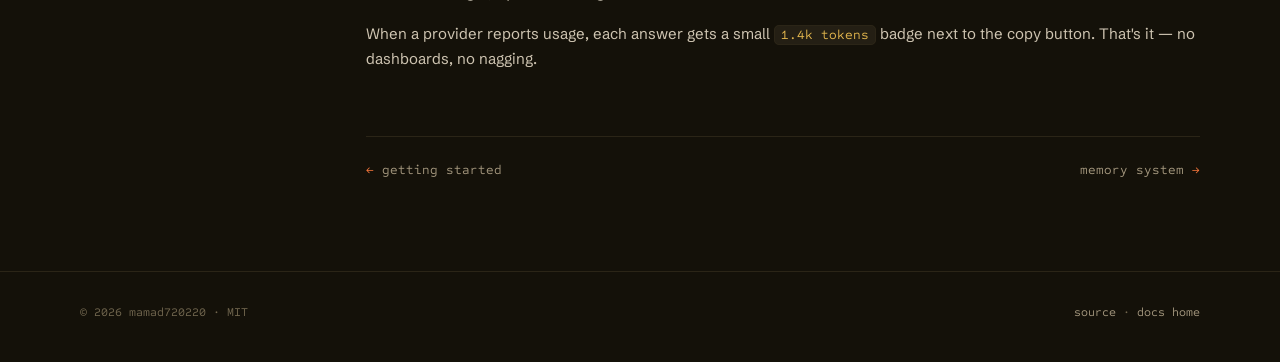
<file: docs/providers.html>
<!DOCTYPE html>
<html lang="en">
<head>
<meta charset="UTF-8">
<meta name="viewport" content="width=device-width, initial-scale=1.0">
<title>Providers &amp; models — Dragon Agent Mobile</title>
<link rel="preconnect" href="https://fonts.googleapis.com">
<link rel="preconnect" href="https://fonts.gstatic.com" crossorigin>
<link href="https://fonts.googleapis.com/css2?family=Sometype+Mono:ital,wght@0,400..700;1,400..700&family=Schibsted+Grotesk:wght@400;500;600;700&display=swap" rel="stylesheet">
<link rel="stylesheet" href="style.css">
</head>
<body>

<nav class="topbar">
  <div class="wrap topbar-inner">
    <a class="wordmark" href="index.html">dragon<em>·</em>agent</a>
    <div class="topbar-links">
      <a href="getting-started.html">docs/</a>
      <a href="memory.html">memory/</a>
      <a href="tools.html">tools/</a>
      <a href="https://github.com/mamad7202202/dragon-agent-mobile">github ↗</a>
    </div>
  </div>
</nav>

<div class="wrap docs">
  <aside class="rail">
    <p class="rail-label">sessions</p>
    <a href="getting-started.html"><span class="sid">0x1F</span> getting started</a>
    <a class="active" href="providers.html"><span class="sid">0x2A</span> providers</a>
    <a href="memory.html"><span class="sid">0x3C</span> memory</a>
    <a href="tools.html"><span class="sid">0x44</span> tools</a>
    <a href="commands.html"><span class="sid">0x51</span> commands</a>
    <a href="updates.html"><span class="sid">0x5E</span> updates</a>
    <a href="faq.html"><span class="sid">0x6D</span> faq</a>
  </aside>

  <article>
    <p class="crumb">docs / <b>providers</b></p>
    <h1>Providers &amp; models</h1>
    <p class="standfirst">Dragon speaks two protocols: OpenAI-compatible (most
    of the ecosystem) and Anthropic-native. Pick a preset and the URL, protocol
    and model suggestions are set for you.</p>

    <h2><span class="mark">presets</span>Built-in endpoints</h2>
    <table>
      <tr><th>preset</th><th>base url</th><th>notes</th></tr>
      <tr><td>google</td><td><code>…/v1beta/openai</code></td><td>Free keys, Gemini models</td></tr>
      <tr><td>openrouter</td><td><code>openrouter.ai/api/v1</code></td><td>One key, hundreds of models, web search</td></tr>
      <tr><td>openai</td><td><code>api.openai.com/v1</code></td><td>Exact per-message token counts</td></tr>
      <tr><td>anthropic</td><td><code>api.anthropic.com/v1</code></td><td>Native protocol, real thinking budgets, web search</td></tr>
      <tr><td>groq</td><td><code>api.groq.com/openai/v1</code></td><td>Very fast open models</td></tr>
      <tr><td>deepseek</td><td><code>api.deepseek.com/v1</code></td><td>chat and reasoner models</td></tr>
      <tr><td>ollama</td><td><code>localhost:11434/v1</code></td><td>Your PC's LAN address, on a phone</td></tr>
      <tr><td>lmstudio</td><td><code>localhost:1234/v1</code></td><td>Same — use the LAN address</td></tr>
      <tr><td>custom</td><td>your endpoint</td><td>Anything OpenAI-compatible</td></tr>
    </table>

    <h2><span class="mark">switch</span>Changing models mid-chat</h2>
    <p>Tap the model chip in the top bar. The sheet lists your provider's
    models plus a free-text field for any id. The switch applies from the next
    message; the transcript stays untouched.</p>

    <h2><span class="mark">think</span>Deep thinking</h2>
    <p>Settings → Intelligence → Deep thinking sets the reasoning effort:</p>
    <ul>
      <li><strong>OpenAI-compatible</strong> — the request carries
      <code>reasoning_effort: low | medium | high</code>. Gemini 2.5+, OpenAI
      reasoning models and OpenRouter honour it; models without reasoning
      ignore it safely.</li>
      <li><strong>Anthropic</strong> — a real thinking budget: 2k, 8k or 16k
      tokens of extended thinking.</li>
    </ul>
    <p>When the model thinks, a golden <em>Thinking…</em> pill grows above the
    answer. Tap it to read the raw reasoning.</p>

    <h2><span class="mark">search</span>Web search</h2>
    <p>Toggle in Settings → Intelligence. It's wired natively, not faked:
    OpenRouter appends <code>:online</code> to the model; Anthropic enables its
    server-side <code>web_search</code> tool (up to three searches per turn).
    Providers without native search say so instead of pretending.</p>

    <h2><span class="mark">tokens</span>Usage, per message</h2>
    <p>When a provider reports usage, each answer gets a small
    <code>1.4k tokens</code> badge next to the copy button. That's it — no
    dashboards, no nagging.</p>

    <div class="pager">
      <a class="prev" href="getting-started.html">getting started</a>
      <a class="next" href="memory.html">memory system</a>
    </div>
  </article>
</div>

<footer>
  <div class="wrap footer-inner">
    <span>© 2026 mamad720220 · MIT</span>
    <span><a href="https://github.com/mamad7202202/dragon-agent-mobile">source</a> · <a href="https://mamad7202202.github.io/dragon-agent-mobile/">docs home</a></span>
  </div>
</footer>
</body>
</html>
</file>
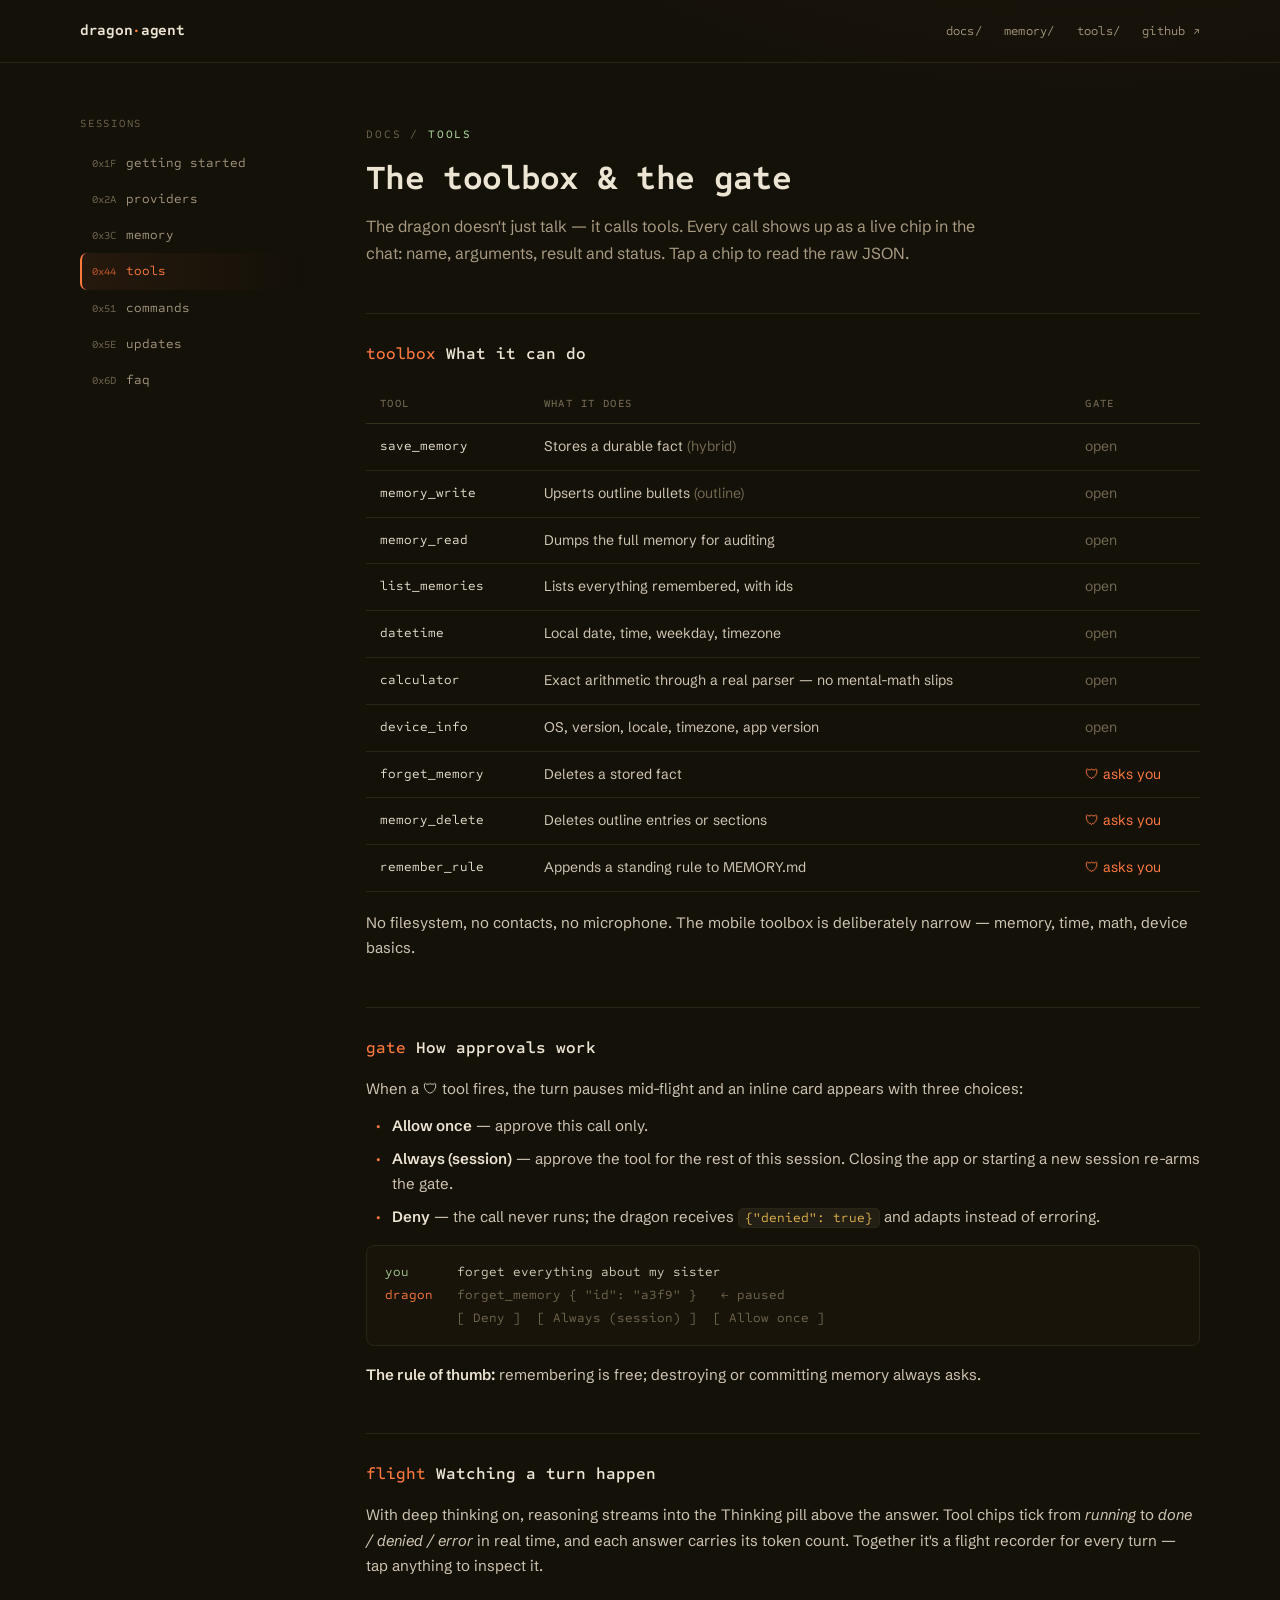
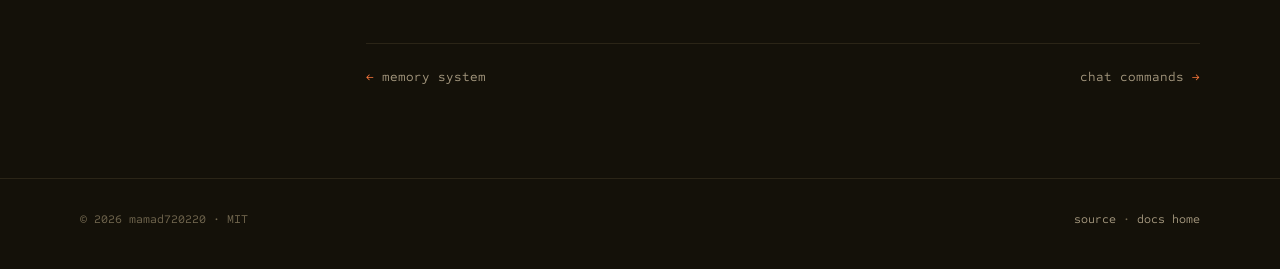
<file: docs/tools.html>
<!DOCTYPE html>
<html lang="en">
<head>
<meta charset="UTF-8">
<meta name="viewport" content="width=device-width, initial-scale=1.0">
<title>Tools &amp; approvals — Dragon Agent Mobile</title>
<link rel="preconnect" href="https://fonts.googleapis.com">
<link rel="preconnect" href="https://fonts.gstatic.com" crossorigin>
<link href="https://fonts.googleapis.com/css2?family=Sometype+Mono:ital,wght@0,400..700;1,400..700&family=Schibsted+Grotesk:wght@400;500;600;700&display=swap" rel="stylesheet">
<link rel="stylesheet" href="style.css">
</head>
<body>

<nav class="topbar">
  <div class="wrap topbar-inner">
    <a class="wordmark" href="index.html">dragon<em>·</em>agent</a>
    <div class="topbar-links">
      <a href="getting-started.html">docs/</a>
      <a href="memory.html">memory/</a>
      <a href="tools.html">tools/</a>
      <a href="https://github.com/mamad7202202/dragon-agent-mobile">github ↗</a>
    </div>
  </div>
</nav>

<div class="wrap docs">
  <aside class="rail">
    <p class="rail-label">sessions</p>
    <a href="getting-started.html"><span class="sid">0x1F</span> getting started</a>
    <a href="providers.html"><span class="sid">0x2A</span> providers</a>
    <a href="memory.html"><span class="sid">0x3C</span> memory</a>
    <a class="active" href="tools.html"><span class="sid">0x44</span> tools</a>
    <a href="commands.html"><span class="sid">0x51</span> commands</a>
    <a href="updates.html"><span class="sid">0x5E</span> updates</a>
    <a href="faq.html"><span class="sid">0x6D</span> faq</a>
  </aside>

  <article>
    <p class="crumb">docs / <b>tools</b></p>
    <h1>The toolbox &amp; the gate</h1>
    <p class="standfirst">The dragon doesn't just talk — it calls tools. Every
    call shows up as a live chip in the chat: name, arguments, result and
    status. Tap a chip to read the raw JSON.</p>

    <h2><span class="mark">toolbox</span>What it can do</h2>
    <table>
      <tr><th>tool</th><th>what it does</th><th>gate</th></tr>
      <tr><td>save_memory</td><td>Stores a durable fact <span class="free">(hybrid)</span></td><td><span class="free">open</span></td></tr>
      <tr><td>memory_write</td><td>Upserts outline bullets <span class="free">(outline)</span></td><td><span class="free">open</span></td></tr>
      <tr><td>memory_read</td><td>Dumps the full memory for auditing</td><td><span class="free">open</span></td></tr>
      <tr><td>list_memories</td><td>Lists everything remembered, with ids</td><td><span class="free">open</span></td></tr>
      <tr><td>datetime</td><td>Local date, time, weekday, timezone</td><td><span class="free">open</span></td></tr>
      <tr><td>calculator</td><td>Exact arithmetic through a real parser — no mental-math slips</td><td><span class="free">open</span></td></tr>
      <tr><td>device_info</td><td>OS, version, locale, timezone, app version</td><td><span class="free">open</span></td></tr>
      <tr><td>forget_memory</td><td>Deletes a stored fact</td><td><span class="shield">🛡 asks you</span></td></tr>
      <tr><td>memory_delete</td><td>Deletes outline entries or sections</td><td><span class="shield">🛡 asks you</span></td></tr>
      <tr><td>remember_rule</td><td>Appends a standing rule to MEMORY.md</td><td><span class="shield">🛡 asks you</span></td></tr>
    </table>
    <p>No filesystem, no contacts, no microphone. The mobile toolbox is
    deliberately narrow — memory, time, math, device basics.</p>

    <h2><span class="mark">gate</span>How approvals work</h2>
    <p>When a 🛡 tool fires, the turn pauses mid-flight and an inline card
    appears with three choices:</p>
    <ul>
      <li><strong>Allow once</strong> — approve this call only.</li>
      <li><strong>Always (session)</strong> — approve the tool for the rest of
      this session. Closing the app or starting a new session re-arms the gate.</li>
      <li><strong>Deny</strong> — the call never runs; the dragon receives
      <code>{"denied": true}</code> and adapts instead of erroring.</li>
    </ul>
    <pre><span class="s">you</span>      forget everything about my sister
<span class="e">dragon</span>   <span class="c">forget_memory { "id": "a3f9" }</span>   <span class="c">← paused</span>
         <span class="c">[ Deny ]  [ Always (session) ]  [ Allow once ]</span></pre>
    <p><strong>The rule of thumb:</strong> remembering is free; destroying or
    committing memory always asks.</p>

    <h2><span class="mark">flight</span>Watching a turn happen</h2>
    <p>With deep thinking on, reasoning streams into the Thinking pill above
    the answer. Tool chips tick from <em>running</em> to
    <em>done / denied / error</em> in real time, and each answer carries its
    token count. Together it's a flight recorder for every turn — tap anything
    to inspect it.</p>

    <div class="pager">
      <a class="prev" href="memory.html">memory system</a>
      <a class="next" href="commands.html">chat commands</a>
    </div>
  </article>
</div>

<footer>
  <div class="wrap footer-inner">
    <span>© 2026 mamad720220 · MIT</span>
    <span><a href="https://github.com/mamad7202202/dragon-agent-mobile">source</a> · <a href="https://mamad7202202.github.io/dragon-agent-mobile/">docs home</a></span>
  </div>
</footer>
</body>
</html>
</file>
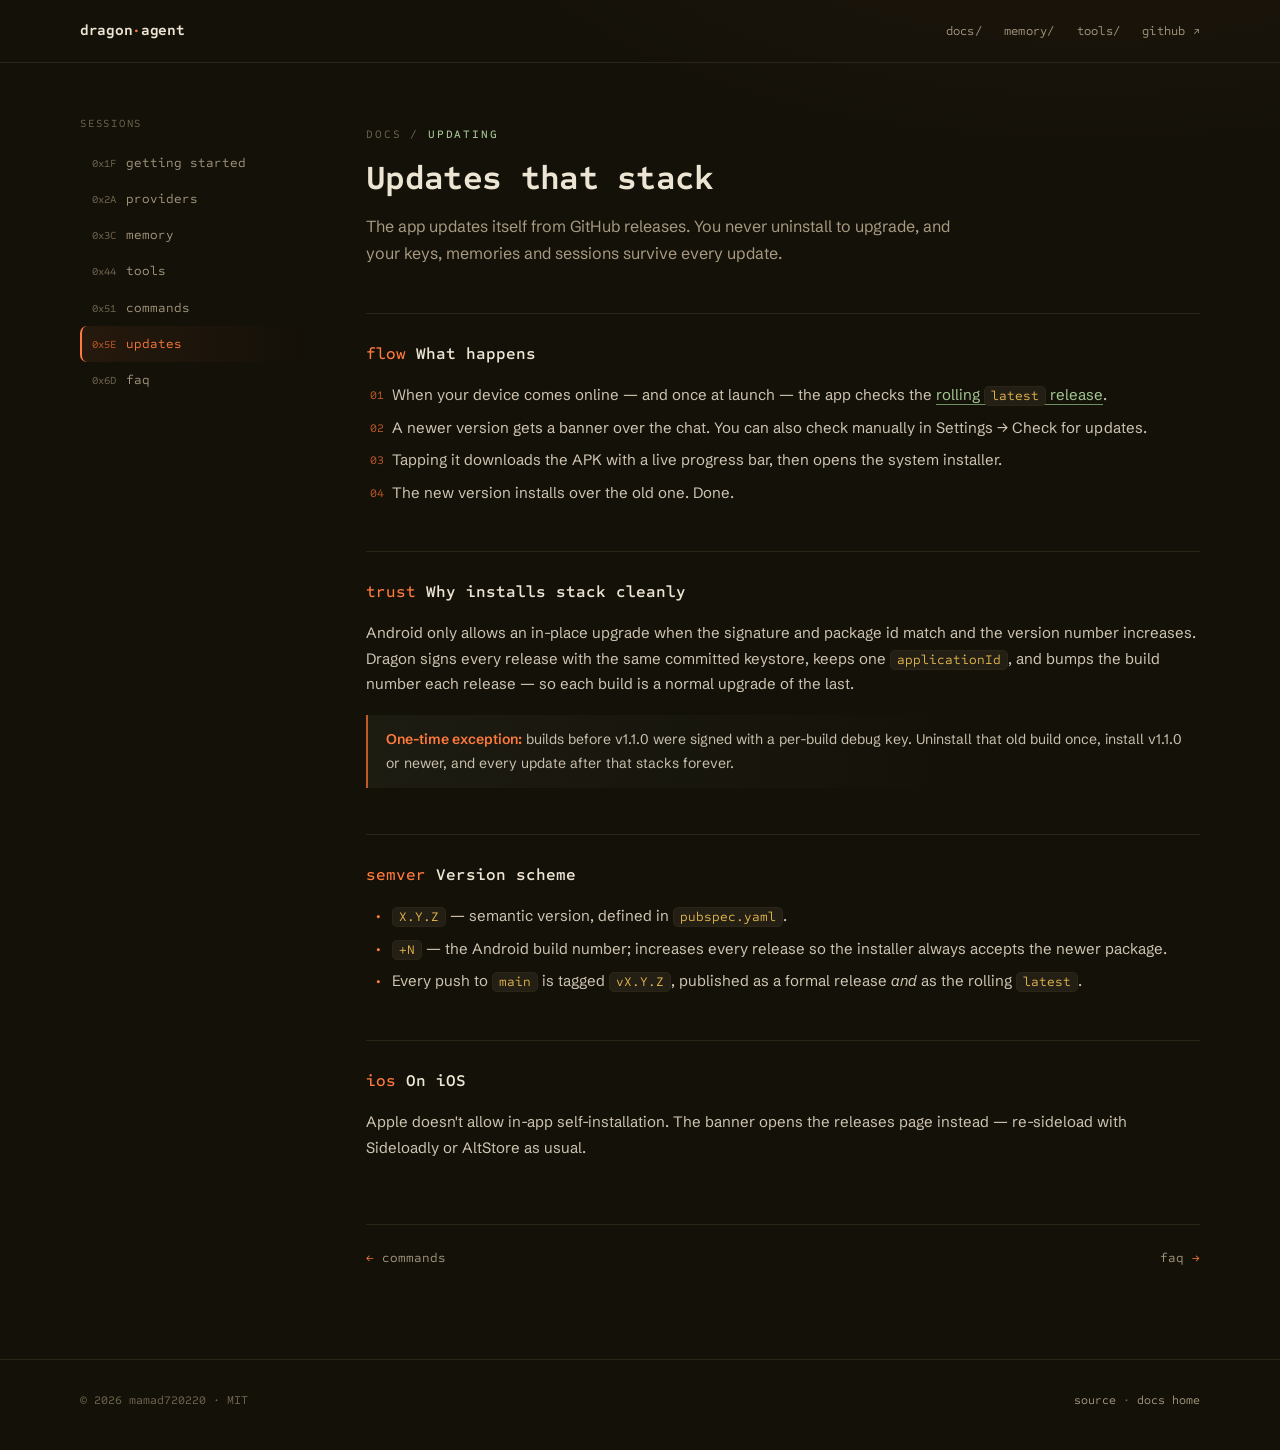
<file: docs/updates.html>
<!DOCTYPE html>
<html lang="en">
<head>
<meta charset="UTF-8">
<meta name="viewport" content="width=device-width, initial-scale=1.0">
<title>Updating — Dragon Agent Mobile</title>
<link rel="preconnect" href="https://fonts.googleapis.com">
<link rel="preconnect" href="https://fonts.gstatic.com" crossorigin>
<link href="https://fonts.googleapis.com/css2?family=Sometype+Mono:ital,wght@0,400..700;1,400..700&family=Schibsted+Grotesk:wght@400;500;600;700&display=swap" rel="stylesheet">
<link rel="stylesheet" href="style.css">
</head>
<body>

<nav class="topbar">
  <div class="wrap topbar-inner">
    <a class="wordmark" href="index.html">dragon<em>·</em>agent</a>
    <div class="topbar-links">
      <a href="getting-started.html">docs/</a>
      <a href="memory.html">memory/</a>
      <a href="tools.html">tools/</a>
      <a href="https://github.com/mamad7202202/dragon-agent-mobile">github ↗</a>
    </div>
  </div>
</nav>

<div class="wrap docs">
  <aside class="rail">
    <p class="rail-label">sessions</p>
    <a href="getting-started.html"><span class="sid">0x1F</span> getting started</a>
    <a href="providers.html"><span class="sid">0x2A</span> providers</a>
    <a href="memory.html"><span class="sid">0x3C</span> memory</a>
    <a href="tools.html"><span class="sid">0x44</span> tools</a>
    <a href="commands.html"><span class="sid">0x51</span> commands</a>
    <a class="active" href="updates.html"><span class="sid">0x5E</span> updates</a>
    <a href="faq.html"><span class="sid">0x6D</span> faq</a>
  </aside>

  <article>
    <p class="crumb">docs / <b>updating</b></p>
    <h1>Updates that stack</h1>
    <p class="standfirst">The app updates itself from GitHub releases. You
    never uninstall to upgrade, and your keys, memories and sessions survive
    every update.</p>

    <h2><span class="mark">flow</span>What happens</h2>
    <ol>
      <li>When your device comes online — and once at launch — the app checks
      the <a href="https://github.com/mamad7202202/dragon-agent-mobile/releases/tag/latest">rolling
      <code>latest</code> release</a>.</li>
      <li>A newer version gets a banner over the chat. You can also check
      manually in Settings → Check for updates.</li>
      <li>Tapping it downloads the APK with a live progress bar, then opens the
      system installer.</li>
      <li>The new version installs over the old one. Done.</li>
    </ol>

    <h2><span class="mark">trust</span>Why installs stack cleanly</h2>
    <p>Android only allows an in-place upgrade when the signature and package
    id match and the version number increases. Dragon signs every release with
    the same committed keystore, keeps one <code>applicationId</code>, and
    bumps the build number each release — so each build is a normal upgrade of
    the last.</p>
    <div class="note warn"><b>One-time exception:</b> builds before v1.1.0 were
    signed with a per-build debug key. Uninstall that old build once, install
    v1.1.0 or newer, and every update after that stacks forever.</div>

    <h2><span class="mark">semver</span>Version scheme</h2>
    <ul>
      <li><code>X.Y.Z</code> — semantic version, defined in
      <code>pubspec.yaml</code>.</li>
      <li><code>+N</code> — the Android build number; increases every release
      so the installer always accepts the newer package.</li>
      <li>Every push to <code>main</code> is tagged <code>vX.Y.Z</code>,
      published as a formal release <em>and</em> as the rolling
      <code>latest</code>.</li>
    </ul>

    <h2><span class="mark">ios</span>On iOS</h2>
    <p>Apple doesn't allow in-app self-installation. The banner opens the
    releases page instead — re-sideload with Sideloadly or AltStore as usual.</p>

    <div class="pager">
      <a class="prev" href="commands.html">commands</a>
      <a class="next" href="faq.html">faq</a>
    </div>
  </article>
</div>

<footer>
  <div class="wrap footer-inner">
    <span>© 2026 mamad720220 · MIT</span>
    <span><a href="https://github.com/mamad7202202/dragon-agent-mobile">source</a> · <a href="https://mamad7202202.github.io/dragon-agent-mobile/">docs home</a></span>
  </div>
</footer>
</body>
</html>
</file>
<file: docs/style.css>
/* Dragon Agent Mobile — docs
   Palette: warm ember-ash, duotone semantics
   ember  = the agent, live actions
   sage   = your memory, your data
   Type:  Sometype Mono (display/code), Schibsted Grotesk (body) */

:root {
  --ash-950: #141109;
  --ash-900: #181409;
  --ash-850: #1D1910;
  --ash-800: #241F14;
  --line:    #37301F;
  --line-soft: #2B2517;
  --bone:    #EDE5D3;
  --dim:     #A79A80;
  --faint:   #736850;
  --ember:   #FF7A3D;
  --ember-dim: #C25A28;
  --sage:    #A5C793;
  --sage-dim:#6E8F60;
  --gold:    #E5B84E;
  --mono: "Sometype Mono", ui-monospace, "Cascadia Mono", Menlo, monospace;
  --sans: "Schibsted Grotesk", "Segoe UI", Roboto, sans-serif;
}

* { margin: 0; padding: 0; box-sizing: border-box; }

html { scroll-behavior: smooth; }

body {
  background:
    radial-gradient(1100px 500px at 85% -10%, rgba(255, 122, 61, 0.05), transparent 60%),
    var(--ash-950);
  color: var(--bone);
  font-family: var(--sans);
  font-size: 15.5px;
  line-height: 1.7;
}

a { color: var(--bone); text-decoration: none; }
a:hover { color: var(--ember); }

:focus-visible {
  outline: 2px solid var(--ember);
  outline-offset: 3px;
  border-radius: 2px;
}

::selection { background: rgba(255, 122, 61, 0.28); }

.wrap { max-width: 1120px; margin: 0 auto; padding: 0 28px; }

/* ---------------- top bar ---------------- */

.topbar { border-bottom: 1px solid var(--line-soft); }
.topbar-inner {
  display: flex; align-items: baseline; gap: 26px;
  padding: 18px 0;
}
.wordmark {
  font-family: var(--mono);
  font-weight: 700; font-size: 15px; letter-spacing: -0.02em;
  color: var(--bone);
}
.wordmark em { font-style: normal; color: var(--ember); }
.topbar-links { margin-left: auto; display: flex; gap: 22px; flex-wrap: wrap; }
.topbar-links a {
  font-family: var(--mono); font-size: 12.5px; color: var(--dim);
  letter-spacing: 0.02em;
}
.topbar-links a:hover { color: var(--bone); }

/* ---------------- hero transcript ---------------- */

.hero { padding: 72px 0 30px; }
.hero-kicker {
  font-family: var(--mono); font-size: 11.5px; font-weight: 500;
  letter-spacing: 0.16em; text-transform: uppercase;
  color: var(--faint);
  margin-bottom: 18px;
}
.hero-kicker b { color: var(--sage); font-weight: 500; }

.term {
  max-width: 780px;
  border: 1px solid var(--line);
  border-radius: 10px;
  background: var(--ash-850);
  box-shadow: 0 24px 60px rgba(0, 0, 0, 0.45);
  overflow: hidden;
}
.term-bar {
  display: flex; align-items: center; gap: 10px;
  padding: 10px 16px;
  border-bottom: 1px solid var(--line-soft);
  font-family: var(--mono); font-size: 12px; color: var(--faint);
}
.term-bar .dot { width: 8px; height: 8px; border-radius: 50%; background: var(--line); }
.term-bar .dot.live { background: var(--ember); box-shadow: 0 0 8px rgba(255,122,61,0.6); }
.term-bar .path { margin-left: auto; }
.term-body {
  padding: 22px 20px 26px;
  font-family: var(--mono);
  font-size: 13.5px; line-height: 1.9;
  min-height: 285px;
}
.tl { display: flex; gap: 14px; opacity: 0; }
.tl.on { opacity: 1; }
.tl .who {
  flex: 0 0 58px; text-align: right;
  color: var(--faint);
  user-select: none;
}
.tl.you .who { color: var(--sage); }
.tl.dragon .who { color: var(--ember); }
.tl .txt { flex: 1; min-width: 0; word-break: break-word; }
.tl .txt .tag {
  display: inline-block;
  padding: 0 7px; margin-right: 8px;
  border: 1px solid var(--line); border-radius: 5px;
  font-size: 11px; color: var(--dim);
}
.tl .txt .tag.ok { color: var(--sage); border-color: var(--sage-dim); }
.tl .txt .tag.recall { color: var(--ember); border-color: var(--ember-dim); }
.tl .txt .dim { color: var(--dim); }
.caret {
  display: inline-block; width: 8px; height: 15px;
  background: var(--ember);
  vertical-align: -2px;
  animation: blink 1.05s steps(1) infinite;
}
@keyframes blink { 50% { opacity: 0; } }

.hero-sub {
  max-width: 640px;
  margin-top: 30px;
  color: var(--dim); font-size: 16.5px;
}
.hero-sub strong { color: var(--bone); font-weight: 600; }
.hero-actions { display: flex; gap: 14px; margin-top: 26px; flex-wrap: wrap; }

.btn {
  display: inline-block; padding: 11px 22px;
  border-radius: 8px;
  font-family: var(--mono); font-size: 13.5px; font-weight: 600;
  border: 1px solid var(--line);
  color: var(--bone);
  transition: border-color 0.15s ease, color 0.15s ease;
}
.btn:hover { border-color: var(--ember-dim); color: var(--ember); }
.btn.primary {
  background: var(--ember); border-color: var(--ember);
  color: #1A0F06;
}
.btn.primary:hover { background: #FF8B55; color: #1A0F06; }

/* ---------------- systems ledger ---------------- */

.ledger { padding: 74px 0 20px; }
.ledger-head {
  display: flex; align-items: baseline; gap: 16px;
  margin-bottom: 8px;
}
.ledger-head h2 {
  font-family: var(--mono); font-size: 19px; font-weight: 600;
  letter-spacing: -0.01em;
}
.ledger-head .n { color: var(--faint); font-family: var(--mono); font-size: 12.5px; }
.ledger-intro { color: var(--dim); max-width: 560px; margin-bottom: 26px; font-size: 14.5px; }

.row {
  display: grid;
  grid-template-columns: 150px 210px 1fr;
  gap: 22px;
  padding: 19px 4px;
  border-top: 1px solid var(--line-soft);
}
.row:last-child { border-bottom: 1px solid var(--line-soft); }
.row .sys {
  font-family: var(--mono); font-size: 11.5px;
  letter-spacing: 0.12em; text-transform: uppercase;
  color: var(--faint);
  padding-top: 3px;
}
.row .sys.ember { color: var(--ember-dim); }
.row .sys.sage { color: var(--sage-dim); }
.row h3 {
  font-family: var(--mono); font-size: 14.5px; font-weight: 600;
  color: var(--bone);
  padding-top: 1px;
}
.row p { color: var(--dim); font-size: 14.5px; }
.row p a { color: var(--sage); border-bottom: 1px solid var(--sage-dim); }
.row p a:hover { color: var(--bone); }

/* ---------------- download band ---------------- */

.band { padding: 64px 0 84px; }
.band-inner {
  border: 1px solid var(--line);
  border-radius: 10px;
  background: linear-gradient(180deg, var(--ash-850), var(--ash-900));
  padding: 34px 34px 30px;
  display: flex; gap: 30px; align-items: center; flex-wrap: wrap;
}
.band h2 {
  font-family: var(--mono); font-size: 21px; font-weight: 600;
  margin-bottom: 6px;
}
.band p { color: var(--dim); font-size: 14.5px; max-width: 480px; }
.band .files { margin-left: auto; display: flex; flex-direction: column; gap: 9px; }
.band .files a {
  font-family: var(--mono); font-size: 13px;
  display: inline-flex; gap: 10px; align-items: baseline;
}
.band .files a::before { content: "↓"; color: var(--ember); }
.band .files a:hover { color: var(--ember); }
.band .files .meta { color: var(--faint); font-size: 11.5px; }

/* ---------------- docs layout ---------------- */

.docs {
  display: grid;
  grid-template-columns: 230px minmax(0, 1fr);
  gap: 56px;
  padding: 52px 0 90px;
}
.rail { position: sticky; top: 30px; align-self: start; }
.rail-label {
  font-family: var(--mono); font-size: 11px;
  letter-spacing: 0.16em; text-transform: uppercase;
  color: var(--faint);
  margin-bottom: 12px;
}
.rail a {
  display: flex; gap: 10px; align-items: baseline;
  font-family: var(--mono); font-size: 13px;
  color: var(--dim);
  padding: 7px 10px;
  border-radius: 7px;
  border-left: 2px solid transparent;
}
.rail a .sid { color: var(--faint); font-size: 11px; }
.rail a:hover { color: var(--bone); background: var(--ash-800); }
.rail a.active {
  color: var(--ember);
  border-left-color: var(--ember);
  background: linear-gradient(90deg, rgba(255, 122, 61, 0.08), transparent);
}
.rail a.active .sid { color: var(--ember-dim); }

/* ---------------- article ---------------- */

.crumb {
  font-family: var(--mono); font-size: 11.5px;
  letter-spacing: 0.16em; text-transform: uppercase;
  color: var(--faint); margin-bottom: 14px;
}
.crumb b { color: var(--sage); font-weight: 500; }
article h1 {
  font-family: var(--mono);
  font-size: clamp(26px, 3.6vw, 34px);
  font-weight: 700; letter-spacing: -0.02em; line-height: 1.2;
  margin-bottom: 14px;
}
article .standfirst { color: var(--dim); font-size: 16px; max-width: 620px; }
article h2 {
  font-family: var(--mono); font-size: 16.5px; font-weight: 600;
  margin: 46px 0 14px;
  padding-top: 26px;
  border-top: 1px solid var(--line-soft);
}
article h2 .mark { color: var(--ember); margin-right: 10px; font-weight: 500; }
article h2 .mark.sage { color: var(--sage-dim); }
article h3 {
  font-family: var(--mono); font-size: 14px; font-weight: 600;
  color: var(--bone); margin: 26px 0 8px;
}
article p { color: #CFC5B2; margin: 10px 0; font-size: 15px; }
article ul, article ol { margin: 12px 0 14px 4px; list-style: none; }
article li {
  color: #CFC5B2; font-size: 15px;
  padding-left: 22px; position: relative; margin: 7px 0;
}
article ul li::before {
  content: "·"; position: absolute; left: 6px;
  color: var(--ember); font-weight: 700;
}
article ol { counter-reset: step; }
article ol li::before {
  counter-increment: step;
  content: counter(step, decimal-leading-zero);
  position: absolute; left: 0;
  font-family: var(--mono); font-size: 12px;
  color: var(--ember-dim); top: 3px;
}
article li strong, article p strong { color: var(--bone); font-weight: 600; }
article li a, article p a { color: var(--sage); border-bottom: 1px solid var(--sage-dim); }
article li a:hover, article p a:hover { color: var(--bone); }

pre {
  background: var(--ash-900);
  border: 1px solid var(--line-soft);
  border-radius: 8px;
  padding: 15px 18px;
  overflow-x: auto;
  margin: 16px 0;
  font-family: var(--mono);
  font-size: 13px; line-height: 1.75;
  color: #D8CFBB;
}
pre .c { color: var(--faint); }
pre .e { color: var(--ember); }
pre .s { color: var(--sage); }
code {
  font-family: var(--mono);
  font-size: 0.88em;
}
p code, li code, td code {
  background: var(--ash-800);
  border: 1px solid var(--line-soft);
  padding: 1px 6px; border-radius: 5px;
  color: var(--gold);
}

table { width: 100%; border-collapse: collapse; margin: 18px 0; font-size: 14px; }
th {
  text-align: left; padding: 9px 14px;
  font-family: var(--mono); font-size: 11px; font-weight: 500;
  letter-spacing: 0.13em; text-transform: uppercase;
  color: var(--faint);
  border-bottom: 1px solid var(--line);
}
td {
  padding: 11px 14px;
  border-bottom: 1px solid var(--line-soft);
  color: #CFC5B2; vertical-align: top;
}
td:first-child { font-family: var(--mono); font-size: 13px; color: var(--bone); white-space: nowrap; }
td .shield { color: var(--ember); }
td .free { color: var(--faint); }

.note {
  border-left: 2px solid var(--sage-dim);
  background: linear-gradient(90deg, rgba(165, 199, 147, 0.06), transparent 70%);
  border-radius: 0 8px 8px 0;
  padding: 13px 18px;
  margin: 18px 0;
  font-size: 14px; color: #C9C0AC;
}
.note b { color: var(--sage); font-weight: 600; }
.note.warn { border-left-color: var(--ember-dim); }
.note.warn b { color: var(--ember); }

.pager {
  display: flex; justify-content: space-between; gap: 14px;
  margin-top: 64px; padding-top: 22px;
  border-top: 1px solid var(--line-soft);
}
.pager a { font-family: var(--mono); font-size: 13px; color: var(--dim); }
.pager a:hover { color: var(--ember); }
.pager .next { margin-left: auto; }
.pager .next::after { content: " →"; color: var(--ember); }
.pager .prev::before { content: "← "; color: var(--ember); }

/* ---------------- telemetry hero ---------------- */

.tel-body { padding: 20px 20px 14px; }
.tel-stats {
  display: grid; grid-template-columns: repeat(3, 1fr);
  gap: 12px;
  margin-bottom: 24px;
}
.stat {
  border: 1px solid var(--line-soft);
  border-radius: 9px;
  background: var(--ash-900);
  padding: 13px 15px 11px;
  display: flex; flex-direction: column; gap: 2px;
}
.stat-n {
  font-family: var(--mono);
  font-size: clamp(20px, 3vw, 27px);
  font-weight: 700; letter-spacing: -0.02em;
  color: var(--ember);
  line-height: 1.1;
}
.stat:last-child .stat-n { color: var(--sage); }
.stat-l {
  font-family: var(--mono); font-size: 10.5px;
  letter-spacing: 0.13em; text-transform: uppercase;
  color: var(--faint);
}
.tel-chart {
  display: flex; align-items: flex-end; gap: 10px;
  height: 128px;
  padding: 4px 2px 0;
  overflow-x: auto;
}
.tbar {
  flex: 1 0 44px; max-width: 64px;
  height: 100%;
  display: flex; flex-direction: column; justify-content: flex-end;
  gap: 6px; text-align: center;
}
.tbar .v {
  font-family: var(--mono); font-size: 10px; color: var(--dim);
  min-height: 13px;
}
.tbar .bar {
  display: block; width: 100%; flex: 1;
  background: transparent; position: relative;
}
.tbar .bar i {
  position: absolute; bottom: 0; left: 0; right: 0;
  display: block;
  background: linear-gradient(180deg, var(--ember), var(--ember-dim));
  border-radius: 4px 4px 0 0;
  opacity: 0.45;
  transition: height 0.5s cubic-bezier(0.2, 0.8, 0.2, 1);
}
.tbar.latest .bar i { opacity: 1; box-shadow: 0 0 18px rgba(255, 122, 61, 0.35); }
.tbar.latest .v { color: var(--ember); }
.tbar .t {
  font-family: var(--mono); font-size: 10px; color: var(--faint);
  white-space: nowrap; overflow: hidden; text-overflow: ellipsis;
}
.tbar.latest .t { color: var(--bone); }
.tel-empty {
  align-self: center; margin: auto;
  font-family: var(--mono); font-size: 12.5px; color: var(--faint);
}
.tel-foot {
  display: flex; justify-content: space-between; gap: 12px;
  margin-top: 14px; padding-top: 12px;
  border-top: 1px solid var(--line-soft);
  font-family: var(--mono); font-size: 11px; color: var(--faint);
}
.tel-foot #t-stamp { color: var(--sage-dim); }

/* ---------------- recall lab ---------------- */

.lab {
  border: 1px solid var(--line);
  border-radius: 10px;
  background: var(--ash-900);
  margin: 22px 0;
  overflow: hidden;
}
.lab-head {
  display: flex; align-items: baseline; gap: 12px;
  padding: 12px 18px;
  border-bottom: 1px solid var(--line-soft);
  font-family: var(--mono); font-size: 12.5px;
  color: var(--ember);
}
.lab-head span { margin-left: auto; color: var(--faint); font-size: 11.5px; }
.lab-input {
  display: flex; gap: 12px; align-items: baseline;
  padding: 15px 18px;
  border-bottom: 1px solid var(--line-soft);
}
.lab-input label {
  font-family: var(--mono); font-size: 12px; color: var(--sage);
  flex: 0 0 auto;
}
.lab-input input {
  flex: 1; min-width: 0;
  background: transparent; border: none; outline: none;
  font-family: var(--mono); font-size: 13.5px;
  color: var(--bone);
  caret-color: var(--ember);
}
.lab-rows { padding: 8px 0; }
.lr {
  display: grid;
  grid-template-columns: 52px 1fr 130px 74px;
  gap: 14px; align-items: center;
  padding: 9px 18px;
  border-left: 2px solid transparent;
  font-family: var(--mono); font-size: 12.5px;
}
.lr.hit { border-left-color: var(--sage); background: rgba(165, 199, 147, 0.05); }
.lr .fid { color: var(--faint); font-size: 11px; }
.lr .ftext { color: #D5CCB8; overflow: hidden; text-overflow: ellipsis; white-space: nowrap; }
.lr .fmeta { color: var(--faint); font-size: 11px; text-align: right; }
.lr .fscore { text-align: right; }
.lr .fscore .num { color: var(--dim); font-size: 11.5px; margin-left: 8px; }
.lr.hit .fscore .num { color: var(--sage); }
.bar {
  display: inline-block; width: 64px; height: 5px;
  background: var(--ash-800); border-radius: 3px;
  overflow: hidden; vertical-align: middle;
}
.bar i {
  display: block; height: 100%;
  background: var(--ember);
  transition: width 0.45s cubic-bezier(0.2, 0.8, 0.2, 1);
}
.lr.hit .bar i { background: var(--sage); }
.lr .injected {
  display: none;
  font-size: 10px; letter-spacing: 0.1em; text-transform: uppercase;
  color: var(--sage); margin-left: 8px;
}
.lr.hit .injected { display: inline; }
.lab-formula {
  padding: 12px 18px;
  border-top: 1px solid var(--line-soft);
  font-family: var(--mono); font-size: 12px;
  color: var(--faint);
}
.lab-formula b { color: var(--dim); font-weight: 500; }

/* ---------------- footer ---------------- */

footer { border-top: 1px solid var(--line-soft); }
.footer-inner {
  display: flex; justify-content: space-between; gap: 16px; flex-wrap: wrap;
  padding: 30px 0 40px;
  font-family: var(--mono); font-size: 12px; color: var(--faint);
}
.footer-inner a { color: var(--dim); }
.footer-inner a:hover { color: var(--ember); }

/* ---------------- responsive ---------------- */

@media (max-width: 860px) {
  .docs { grid-template-columns: 1fr; gap: 30px; }
  .rail {
    position: static;
    display: flex; flex-wrap: wrap; gap: 4px;
    border-bottom: 1px solid var(--line-soft);
    padding-bottom: 16px;
  }
  .rail-label { display: none; }
  .rail a { border-left: none; border: 1px solid var(--line-soft); border-radius: 999px; padding: 5px 13px; }
  .rail a.active { border-color: var(--ember-dim); }
  .rail a .sid { display: none; }
  .row { grid-template-columns: 1fr; gap: 6px; padding: 16px 2px; }
  .lr { grid-template-columns: 44px 1fr 60px; }
  .lr .fmeta { display: none; }
  .term-body { font-size: 12.5px; min-height: 320px; }
  .band-inner { padding: 26px 22px; }
  .band .files { margin-left: 0; }
}

@media (prefers-reduced-motion: reduce) {
  html { scroll-behavior: auto; }
  .caret { animation: none; }
  .bar i { transition: none; }
  .tl { transition: none; }
}
</file>
